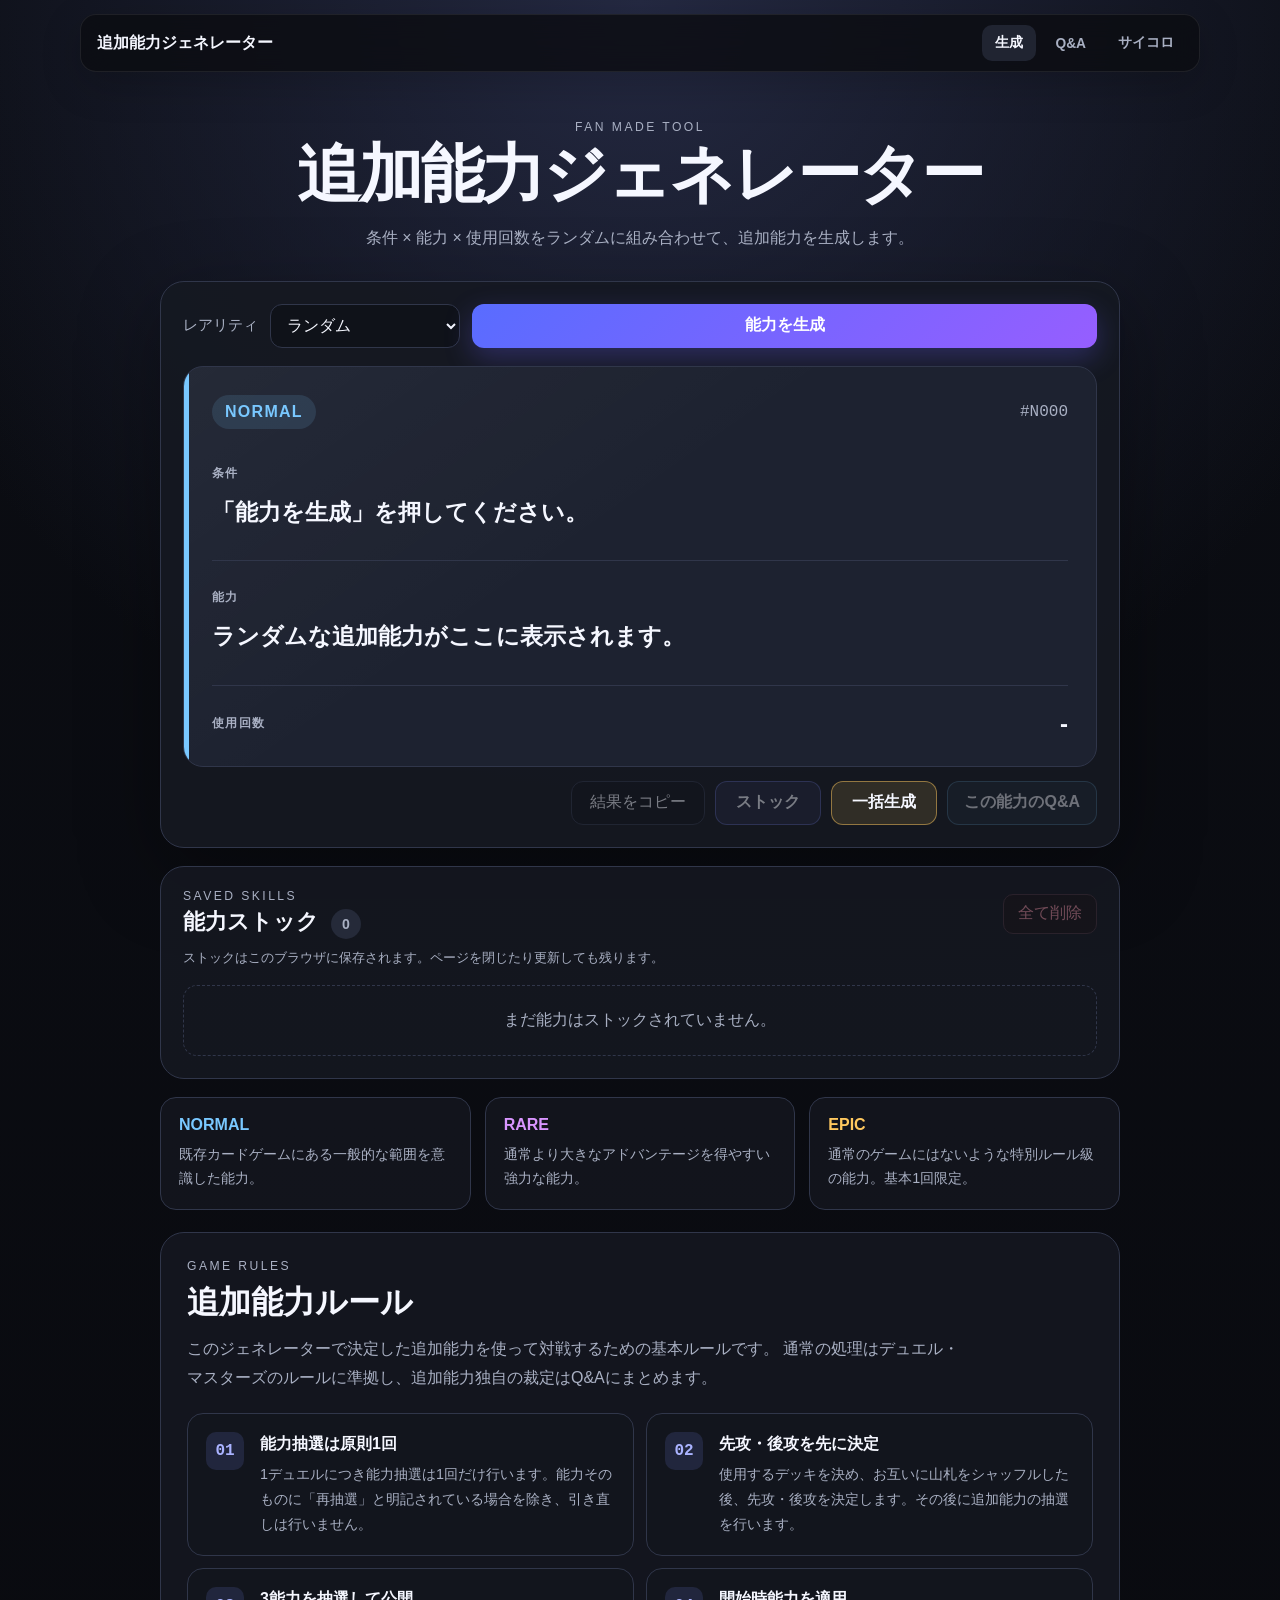
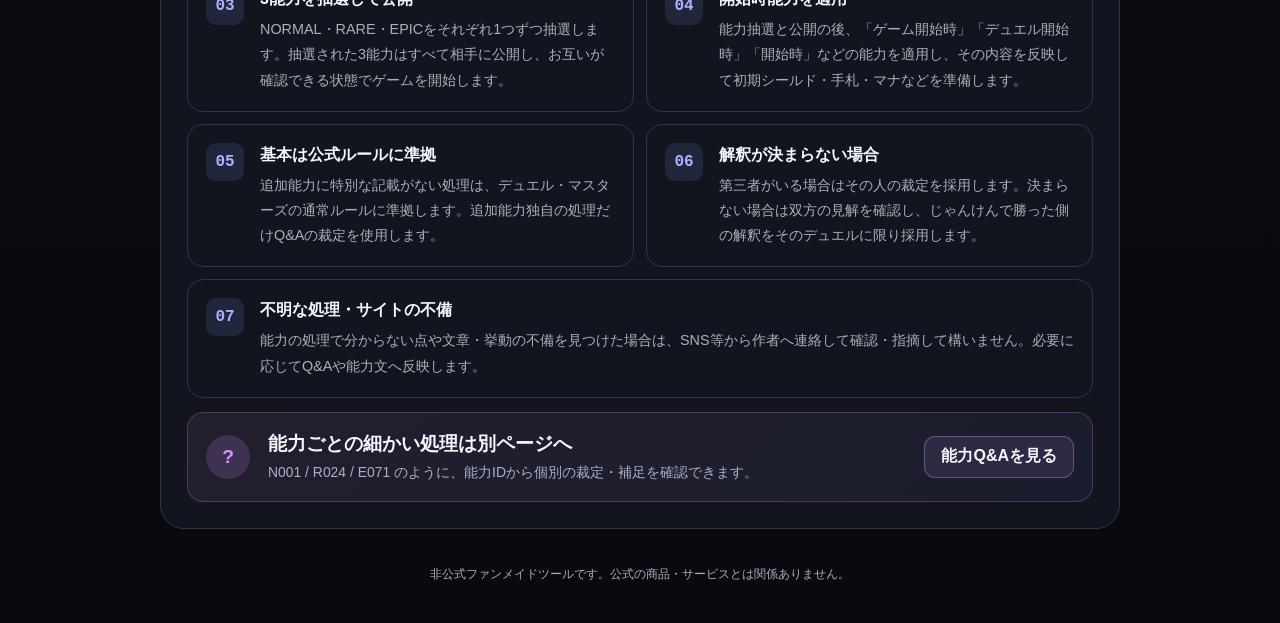
<file: index.html>
<!doctype html>
<html lang="ja">
<head>
  <meta charset="UTF-8" />
  <meta name="viewport" content="width=device-width, initial-scale=1.0" />
  <meta name="description" content="デュエル・マスターズ向けの非公式追加能力ジェネレーター" />
  <title>追加能力ジェネレーター</title>
  <link rel="stylesheet" href="./style.css?v=20260819_1518" />
</head>
<body>
  <nav class="site-nav">
    <a class="nav-brand" href="./index.html">追加能力ジェネレーター</a>
    <div class="nav-links">
      <a class="nav-link active" href="./index.html">生成</a>
      <a class="nav-link" href="./qa.html">Q&amp;A</a>
      <a class="nav-link" href="./random.html">サイコロ</a>
    </div>
  </nav>
  <main class="page-shell">
    <header class="hero">
      <p class="eyebrow">FAN MADE TOOL</p>
      <h1>追加能力ジェネレーター</h1>
      <p class="lead">
        条件 × 能力 × 使用回数をランダムに組み合わせて、追加能力を生成します。
      </p>
    </header>

    <section class="generator-panel" aria-labelledby="generator-title">
      <div class="control-row">
        <label for="rarity-select">レアリティ</label>
        <select id="rarity-select">
          <option value="random">ランダム</option>
          <option value="normal">NORMAL</option>
          <option value="rare">RARE</option>
          <option value="epic">EPIC</option>
        </select>

        <button id="generate-button" class="primary-button" type="button">
          能力を生成
        </button>
      </div>

      <article id="result-card" class="result-card rarity-normal" aria-live="polite">
        <div class="card-top">
          <span id="rarity-badge" class="rarity-badge">NORMAL</span>
          <span id="skill-id" class="skill-id">#N000</span>
        </div>

        <div class="result-block">
          <span class="result-label">条件</span>
          <p id="condition-text">「能力を生成」を押してください。</p>
        </div>

        <div class="divider"></div>

        <div class="result-block">
          <span class="result-label">能力</span>
          <p id="skill-text">ランダムな追加能力がここに表示されます。</p>
        </div>

        <div class="divider"></div>

        <div class="count-area">
          <span class="result-label">使用回数</span>
          <strong id="count-text">-</strong>
        </div>
      </article>

      <div class="secondary-actions">
        <button id="copy-button" class="secondary-button" type="button" disabled>
          結果をコピー
        </button>
        <button id="stock-button" class="stock-button" type="button" disabled>
          ストック
        </button>
        <button id="batch-generate-button" class="batch-button" type="button">
          一括生成
        </button>
        <a id="qa-current-button" class="qa-current-button disabled" href="./qa.html" aria-disabled="true">
          この能力のQ&amp;A
        </a>
      </div>
    </section>

    <section class="stock-section" aria-labelledby="stock-title">
      <div class="stock-header">
        <div>
          <p class="eyebrow stock-eyebrow">SAVED SKILLS</p>
          <h2 id="stock-title">能力ストック <span id="stock-count">0</span></h2>
        </div>
        <button id="clear-stock-button" class="danger-button" type="button">
          全て削除
        </button>
      </div>

      <p class="stock-note">
        ストックはこのブラウザに保存されます。ページを閉じたり更新しても残ります。
      </p>

      <div id="stock-list" class="stock-list">
        <p id="stock-empty" class="stock-empty">まだ能力はストックされていません。</p>
      </div>
    </section>

    <section class="info-grid">
      <div class="info-card">
        <h2>NORMAL</h2>
        <p>既存カードゲームにある一般的な範囲を意識した能力。</p>
      </div>
      <div class="info-card">
        <h2>RARE</h2>
        <p>通常より大きなアドバンテージを得やすい強力な能力。</p>
      </div>
      <div class="info-card">
        <h2>EPIC</h2>
        <p>通常のゲームにはないような特別ルール級の能力。基本1回限定。</p>
      </div>
    </section>


    <section class="rules-section" aria-labelledby="rules-title">
      <div class="section-heading">
        <p class="eyebrow">GAME RULES</p>
        <h2 id="rules-title">追加能力ルール</h2>
        <p class="section-lead">
          このジェネレーターで決定した追加能力を使って対戦するための基本ルールです。
          通常の処理はデュエル・マスターズのルールに準拠し、追加能力独自の裁定はQ&amp;Aにまとめます。
        </p>
      </div>

      <div class="rules-grid">
        <article class="rule-card">
          <span class="rule-number">01</span>
          <div>
            <h3>能力抽選は原則1回</h3>
            <p>1デュエルにつき能力抽選は1回だけ行います。能力そのものに「再抽選」と明記されている場合を除き、引き直しは行いません。</p>
          </div>
        </article>

        <article class="rule-card">
          <span class="rule-number">02</span>
          <div>
            <h3>先攻・後攻を先に決定</h3>
            <p>使用するデッキを決め、お互いに山札をシャッフルした後、先攻・後攻を決定します。その後に追加能力の抽選を行います。</p>
          </div>
        </article>

        <article class="rule-card">
          <span class="rule-number">03</span>
          <div>
            <h3>3能力を抽選して公開</h3>
            <p>NORMAL・RARE・EPICをそれぞれ1つずつ抽選します。抽選された3能力はすべて相手に公開し、お互いが確認できる状態でゲームを開始します。</p>
          </div>
        </article>

        <article class="rule-card">
          <span class="rule-number">04</span>
          <div>
            <h3>開始時能力を適用</h3>
            <p>能力抽選と公開の後、「ゲーム開始時」「デュエル開始時」「開始時」などの能力を適用し、その内容を反映して初期シールド・手札・マナなどを準備します。</p>
          </div>
        </article>

        <article class="rule-card">
          <span class="rule-number">05</span>
          <div>
            <h3>基本は公式ルールに準拠</h3>
            <p>追加能力に特別な記載がない処理は、デュエル・マスターズの通常ルールに準拠します。追加能力独自の処理だけQ&amp;Aの裁定を使用します。</p>
          </div>
        </article>

        <article class="rule-card">
          <span class="rule-number">06</span>
          <div>
            <h3>解釈が決まらない場合</h3>
            <p>第三者がいる場合はその人の裁定を採用します。決まらない場合は双方の見解を確認し、じゃんけんで勝った側の解釈をそのデュエルに限り採用します。</p>
          </div>
        </article>

        <article class="rule-card wide-rule">
          <span class="rule-number">07</span>
          <div>
            <h3>不明な処理・サイトの不備</h3>
            <p>能力の処理で分からない点や文章・挙動の不備を見つけた場合は、SNS等から作者へ連絡して確認・指摘して構いません。必要に応じてQ&amp;Aや能力文へ反映します。</p>
          </div>
        </article>
      </div>

      <div class="rules-note">
        <div class="rules-note-icon">?</div>
        <div>
          <h3>能力ごとの細かい処理は別ページへ</h3>
          <p>N001 / R024 / E071 のように、能力IDから個別の裁定・補足を確認できます。</p>
        </div>
        <a class="qa-link-button" href="./qa.html">能力Q&amp;Aを見る</a>
      </div>
    </section>


    <footer>
      <p>
        非公式ファンメイドツールです。公式の商品・サービスとは関係ありません。
      </p>
    </footer>
  </main>



  <!-- スキル発動カットイン -->
  <div
    id="skill-cutin"
    class="skill-cutin"
    hidden
    aria-hidden="true"
  >
    <div class="skill-cutin-backdrop"></div>

    <div class="skill-cutin-light skill-cutin-light-a"></div>
    <div class="skill-cutin-light skill-cutin-light-b"></div>
    <div class="skill-cutin-light skill-cutin-light-c"></div>

    <div class="skill-cutin-band">
      <div class="skill-cutin-band-inner"></div>
    </div>

    <div class="skill-cutin-content">
      <p id="skill-cutin-rarity" class="skill-cutin-rarity">
        EPIC SKILL
      </p>

      <h2 id="skill-cutin-title" class="skill-cutin-title">
        発動！
      </h2>

      <div id="skill-cutin-id" class="skill-cutin-id">
        #E001
      </div>

      <p id="skill-cutin-name" class="skill-cutin-name"></p>
    </div>
  </div>

  <div id="app-modal" class="app-modal" hidden>
    <div id="app-modal-backdrop" class="app-modal-backdrop"></div>

    <section
      id="app-modal-panel"
      class="app-modal-panel"
      role="dialog"
      aria-modal="true"
      aria-labelledby="app-modal-title"
      aria-describedby="app-modal-message"
    >
      <button
        id="app-modal-close"
        class="app-modal-close"
        type="button"
        aria-label="閉じる"
      >
        ×
      </button>

      <div class="app-modal-icon" aria-hidden="true">◆</div>

      <h2 id="app-modal-title" class="app-modal-title">確認</h2>

      <p id="app-modal-message" class="app-modal-message"></p>

      <textarea
        id="app-modal-textarea"
        class="app-modal-textarea"
        readonly
        hidden
      ></textarea>

      <div class="app-modal-actions">
        <button
          id="app-modal-cancel"
          class="app-modal-button modal-cancel-button"
          type="button"
        >
          キャンセル
        </button>

        <button
          id="app-modal-confirm"
          class="app-modal-button modal-confirm-button"
          type="button"
        >
          OK
        </button>
      </div>
    </section>
  </div>

  <script type="module" src="./main.js?v=20260819_1518"></script>
</body>
</html>
</file>
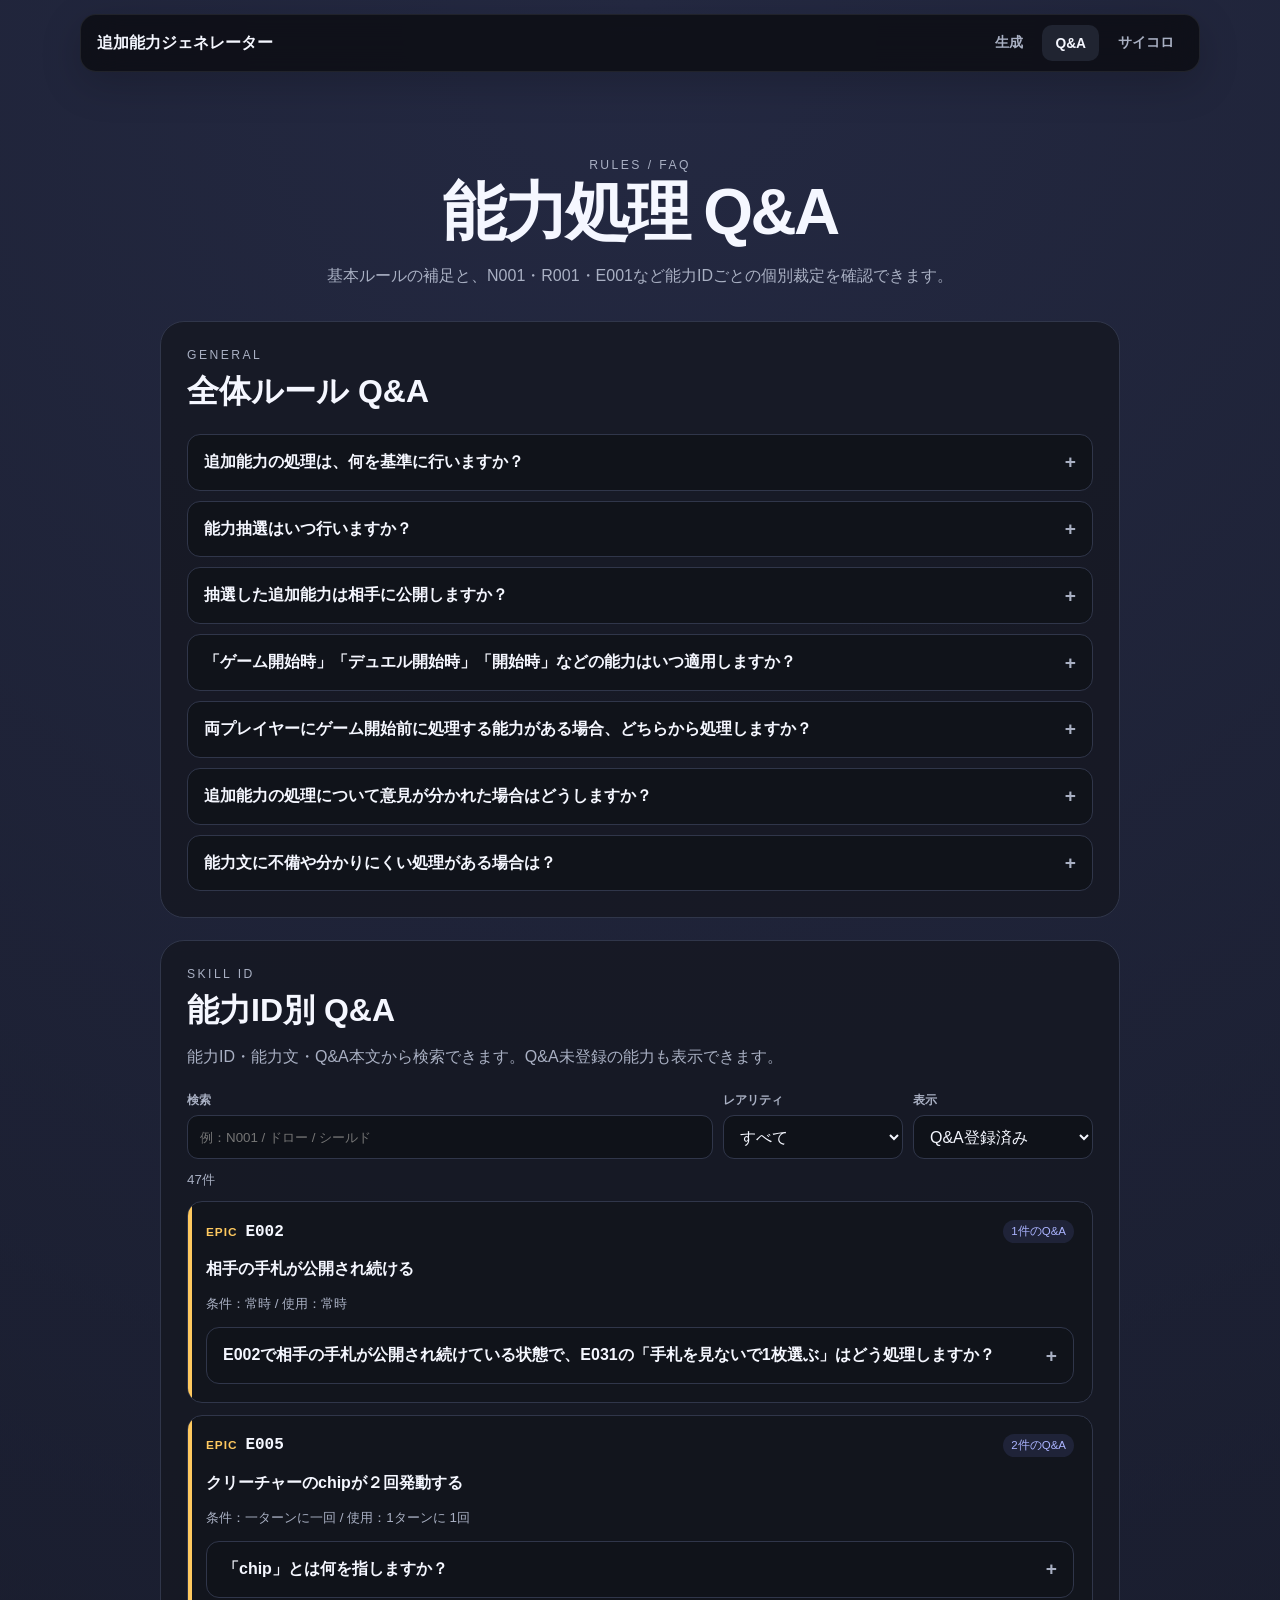
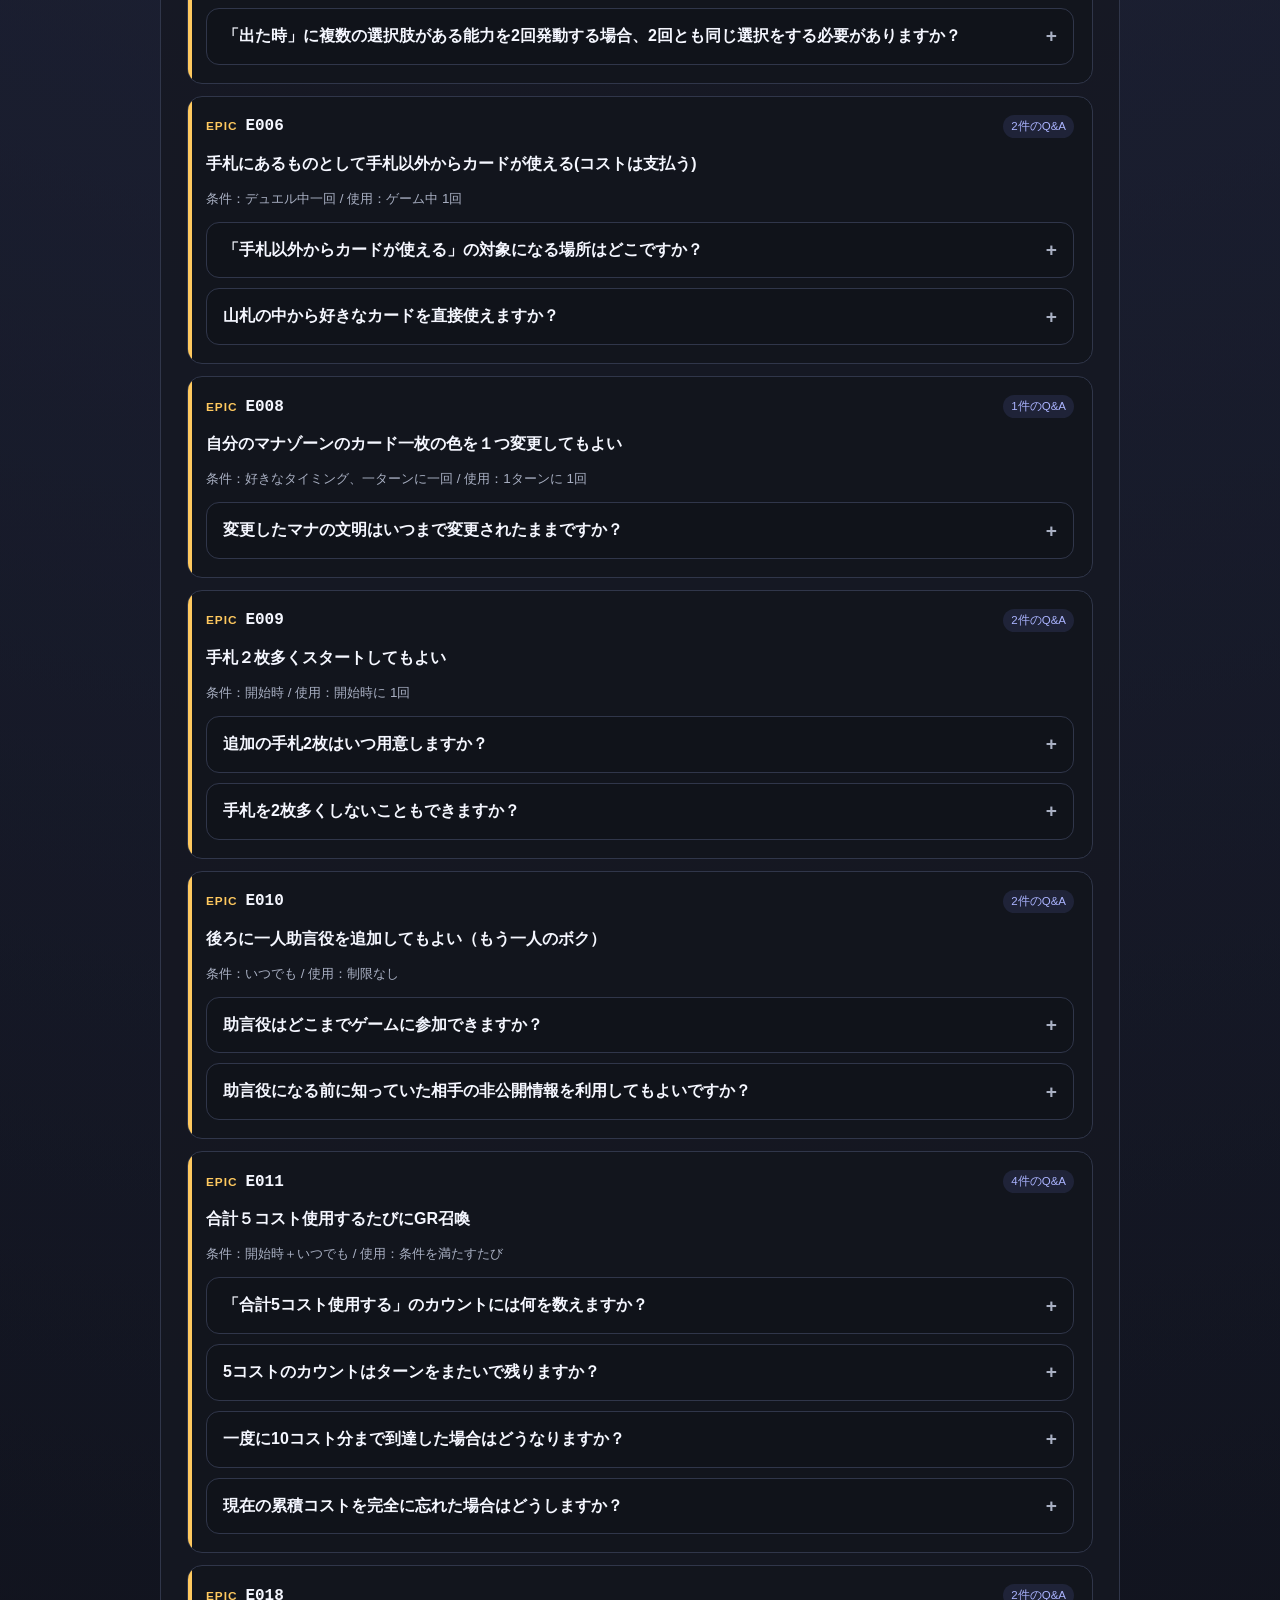
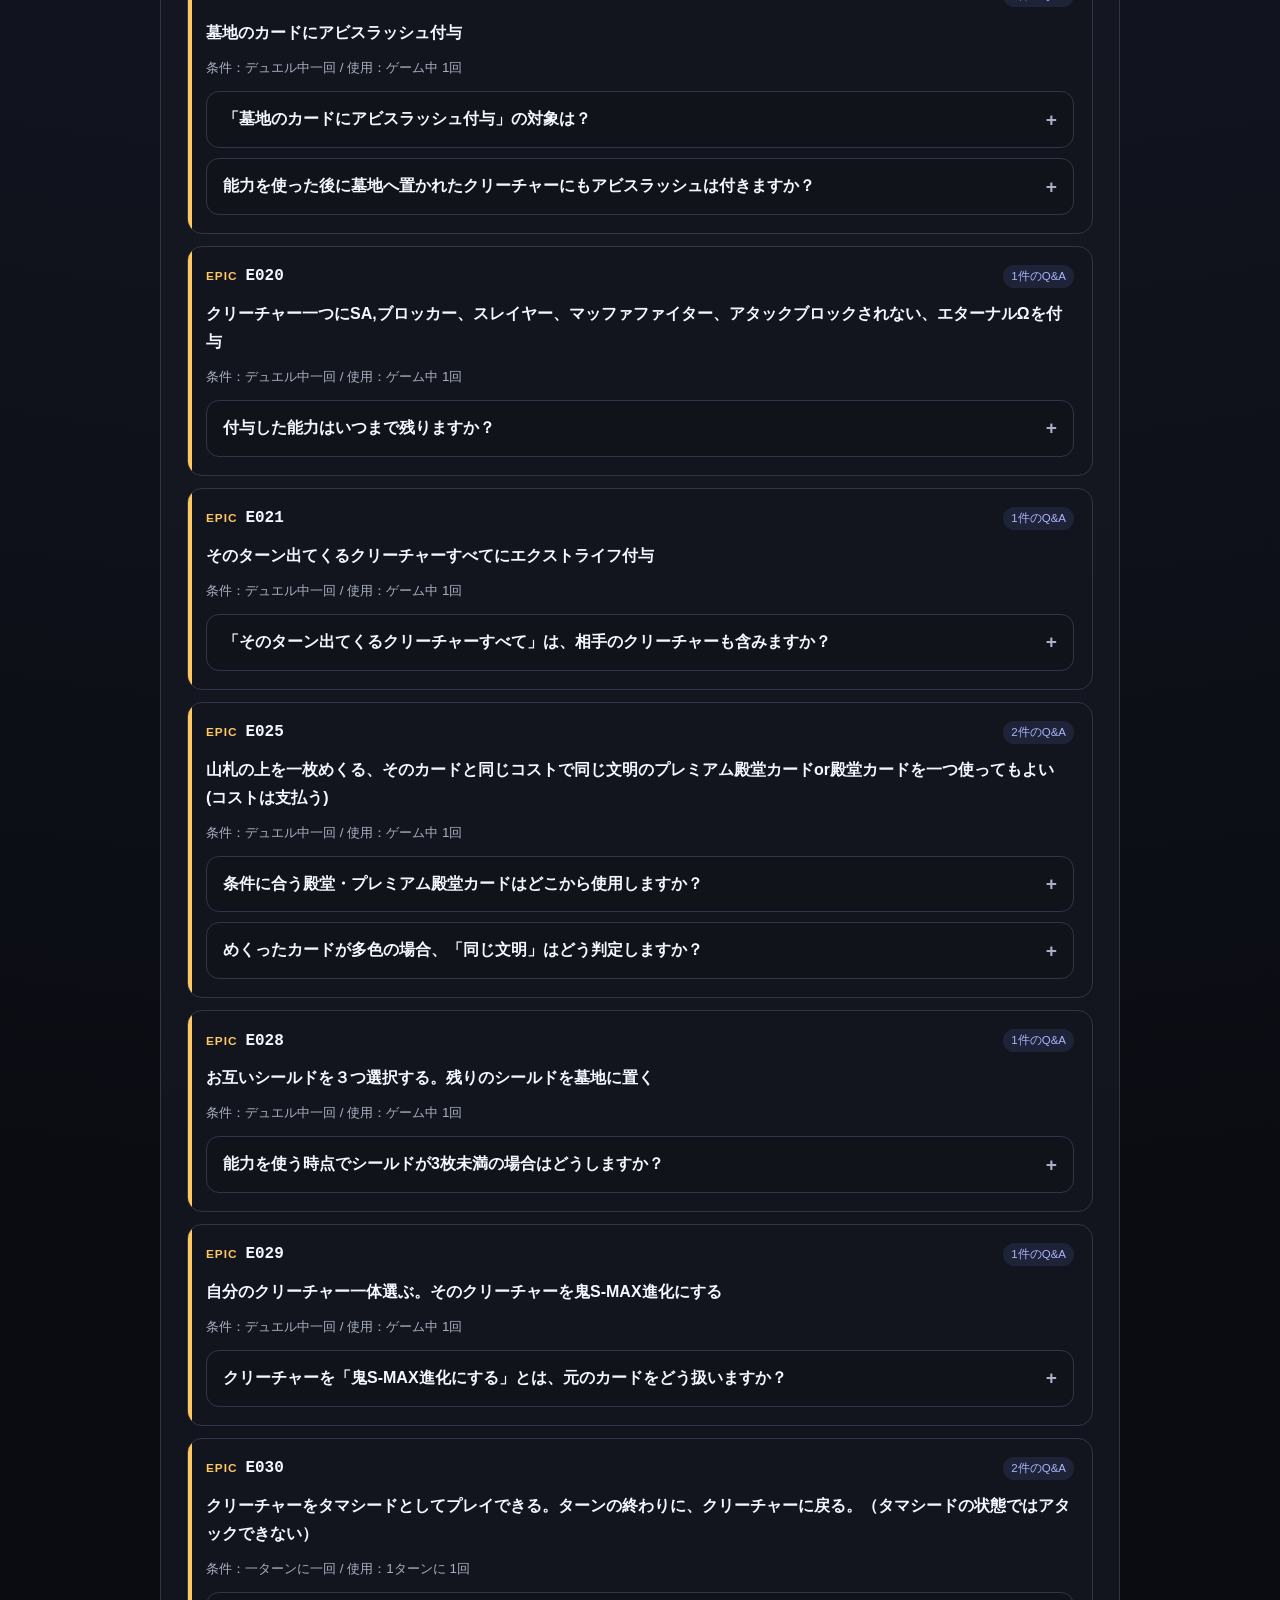
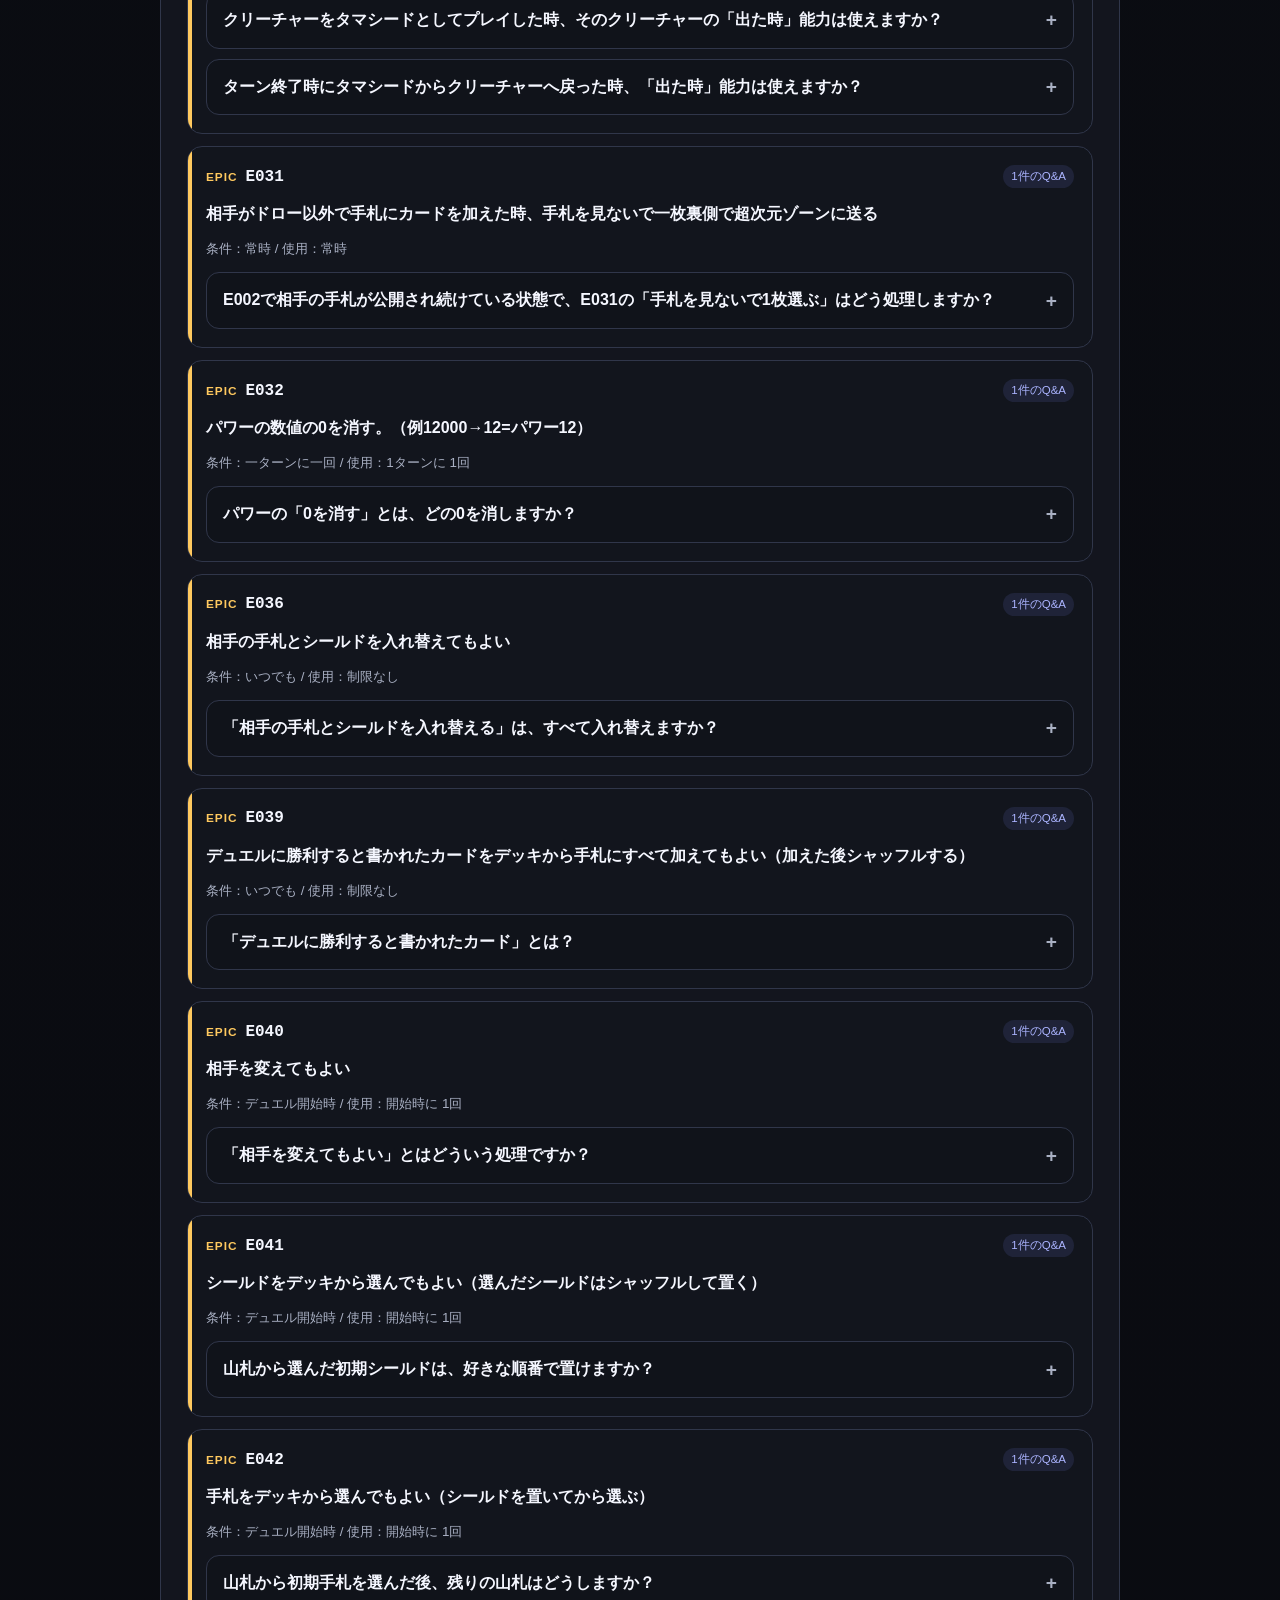
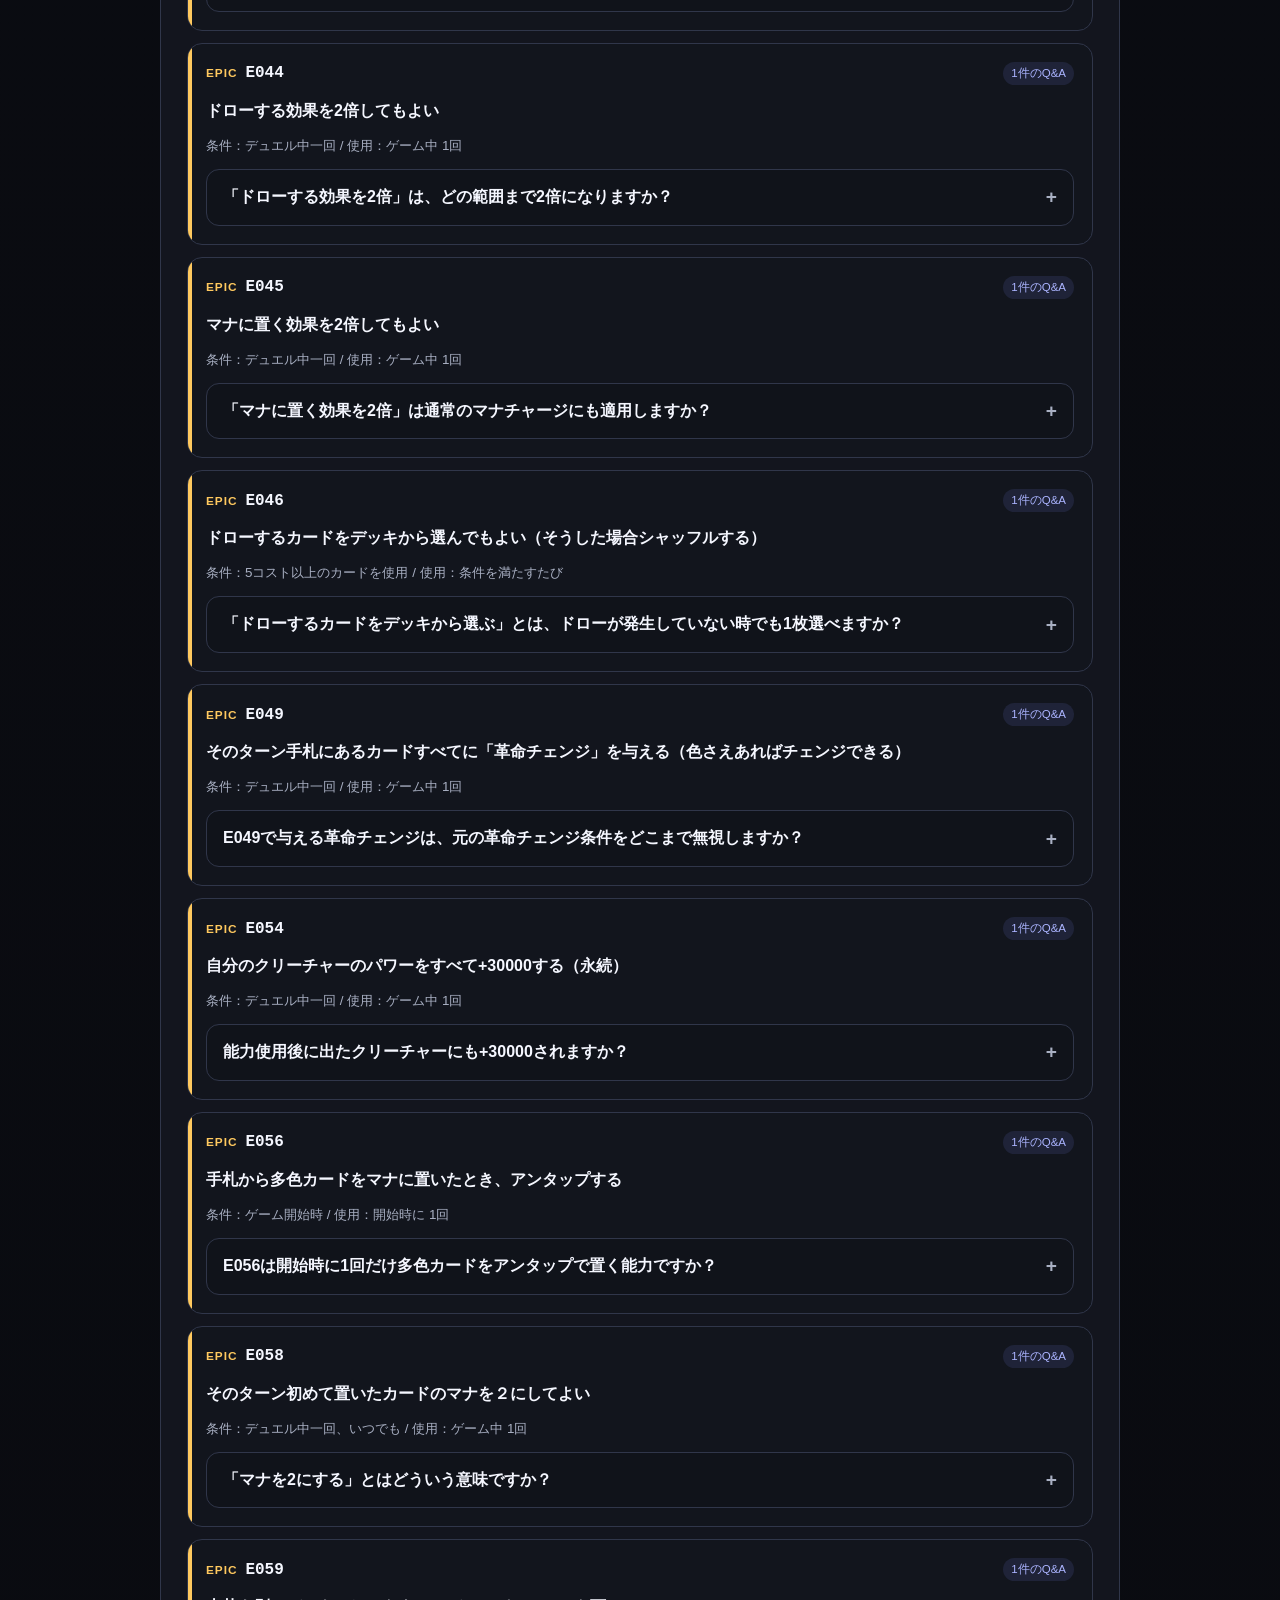
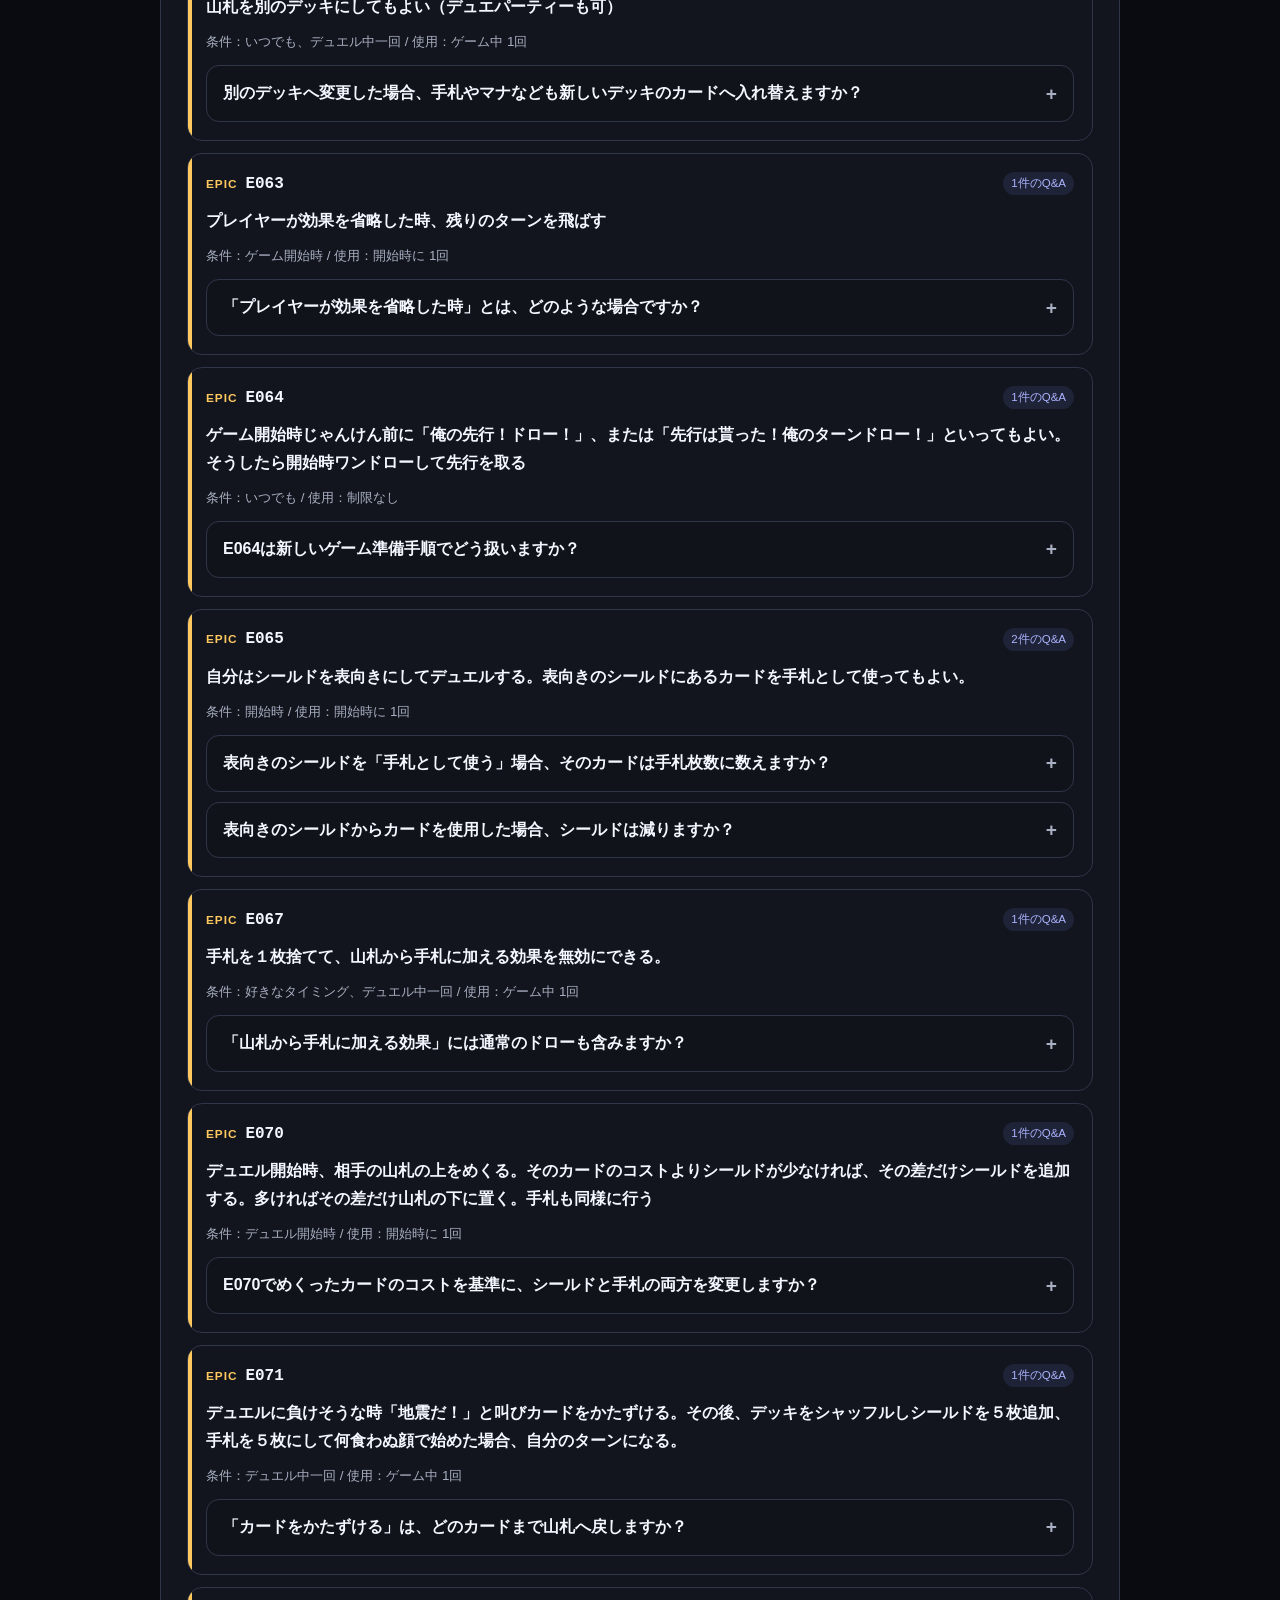
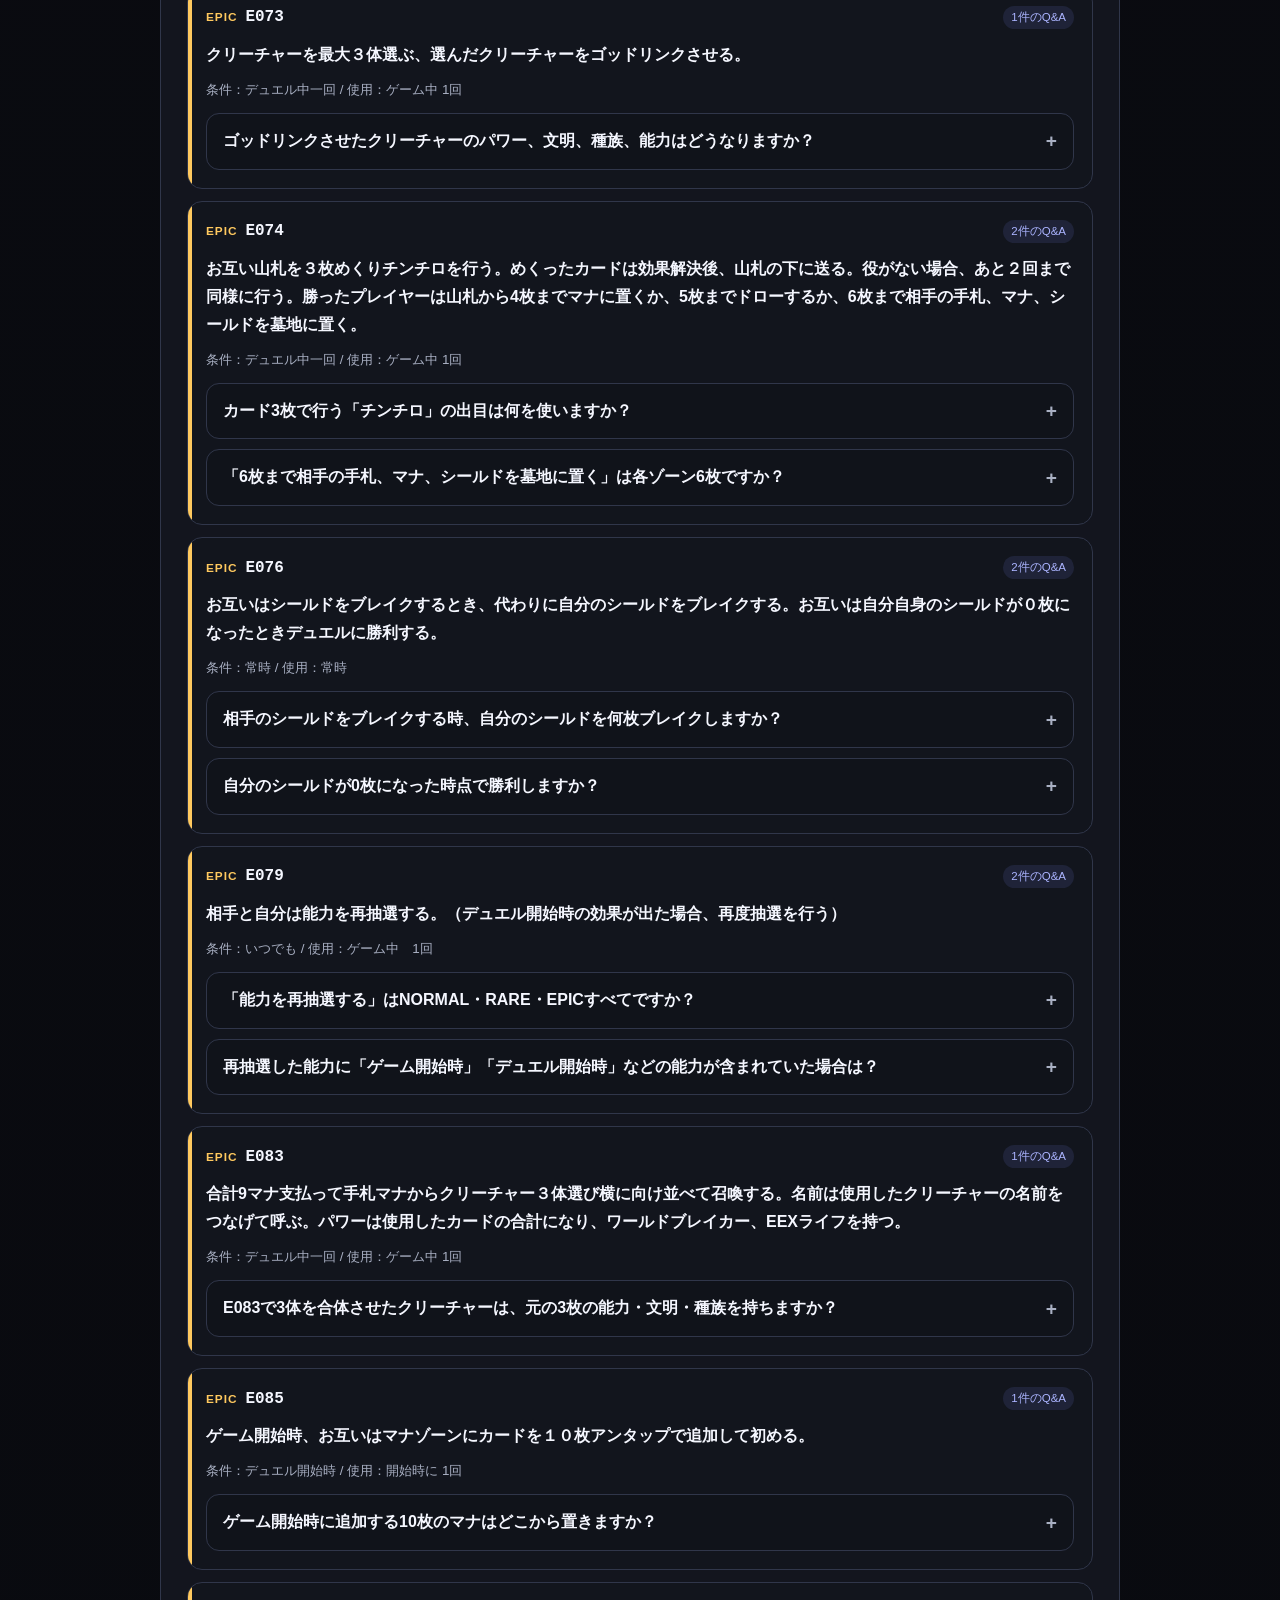
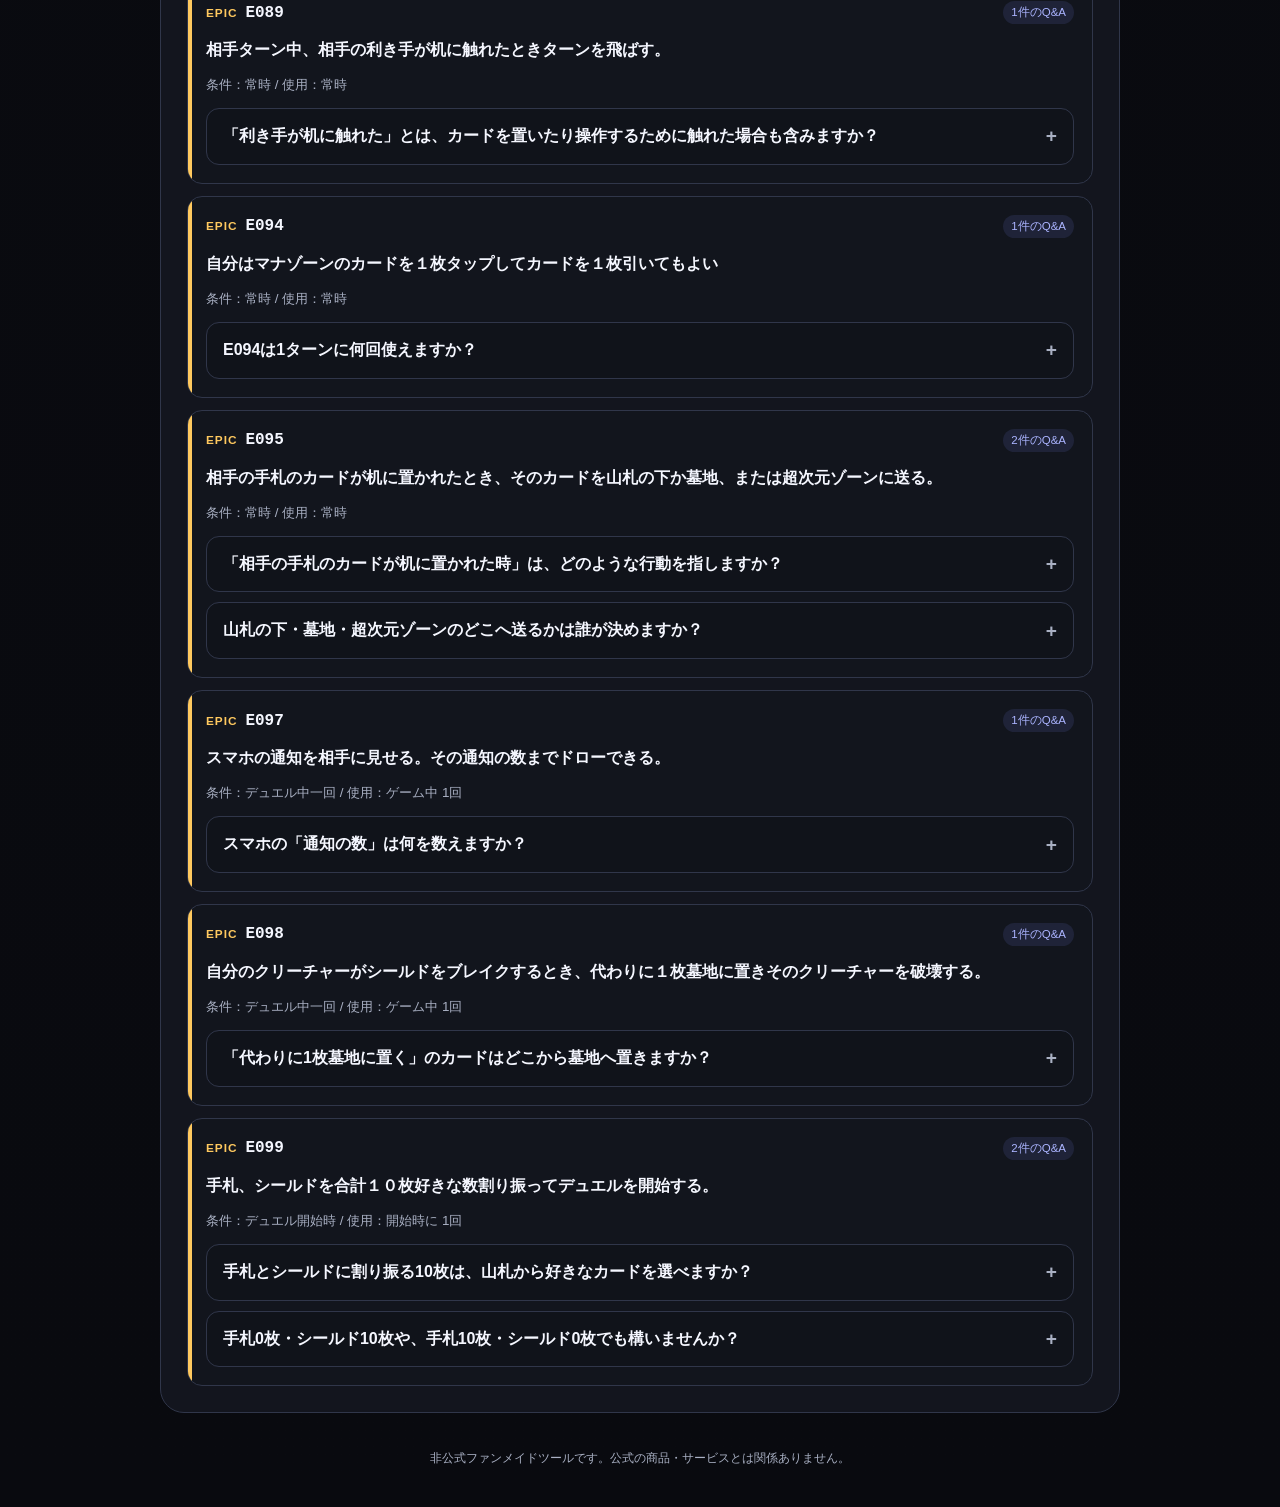
<file: qa.html>
<!doctype html>
<html lang="ja">
<head>
  <meta charset="UTF-8" />
  <meta name="viewport" content="width=device-width, initial-scale=1.0" />
  <meta name="description" content="追加能力ジェネレーター 能力処理Q&A" />
  <title>能力Q&A | 追加能力ジェネレーター</title>
  <link rel="stylesheet" href="./style.css?v=20260819_1535" />
</head>
<body>
  <nav class="site-nav">
    <a class="nav-brand" href="./index.html">追加能力ジェネレーター</a>
    <div class="nav-links">
      <a class="nav-link" href="./index.html">生成</a>
      <a class="nav-link active" href="./qa.html">Q&amp;A</a>
      <a class="nav-link" href="./random.html">サイコロ</a>
    </div>
  </nav>

  <main class="page-shell qa-page">
    <header class="qa-hero">
      <p class="eyebrow">RULES / FAQ</p>
      <h1>能力処理 Q&amp;A</h1>
      <p class="lead">基本ルールの補足と、N001・R001・E001など能力IDごとの個別裁定を確認できます。</p>
    </header>

    <section class="qa-section">
      <div class="section-heading">
        <p class="eyebrow">GENERAL</p>
        <h2>全体ルール Q&amp;A</h2>
      </div>
      <div id="general-qa-list" class="qa-list"></div>
    </section>

    <section class="qa-section">
      <div class="section-heading">
        <p class="eyebrow">SKILL ID</p>
        <h2>能力ID別 Q&amp;A</h2>
        <p class="section-lead">能力ID・能力文・Q&amp;A本文から検索できます。Q&amp;A未登録の能力も表示できます。</p>
      </div>

      <div class="qa-toolbar">
        <label class="search-box">
          <span>検索</span>
          <input id="qa-search" type="search" placeholder="例：N001 / ドロー / シールド" />
        </label>
        <label class="filter-box">
          <span>レアリティ</span>
          <select id="qa-rarity-filter">
            <option value="all">すべて</option>
            <option value="normal">NORMAL</option>
            <option value="rare">RARE</option>
            <option value="epic">EPIC</option>
          </select>
        </label>
        <label class="filter-box">
          <span>表示</span>
          <select id="qa-status-filter">
            <option value="registered">Q&amp;A登録済み</option>
            <option value="all">すべての能力</option>
            <option value="unregistered">未登録のみ</option>
          </select>
        </label>
      </div>

      <div class="qa-count-row"><span id="qa-result-count">0件</span></div>
      <div id="skill-qa-list" class="skill-qa-list"></div>
    </section>

    <footer><p>非公式ファンメイドツールです。公式の商品・サービスとは関係ありません。</p></footer>
  </main>

  <script type="module" src="./qa.js?v=20260819_1120"></script>
</body>
</html>
</file>
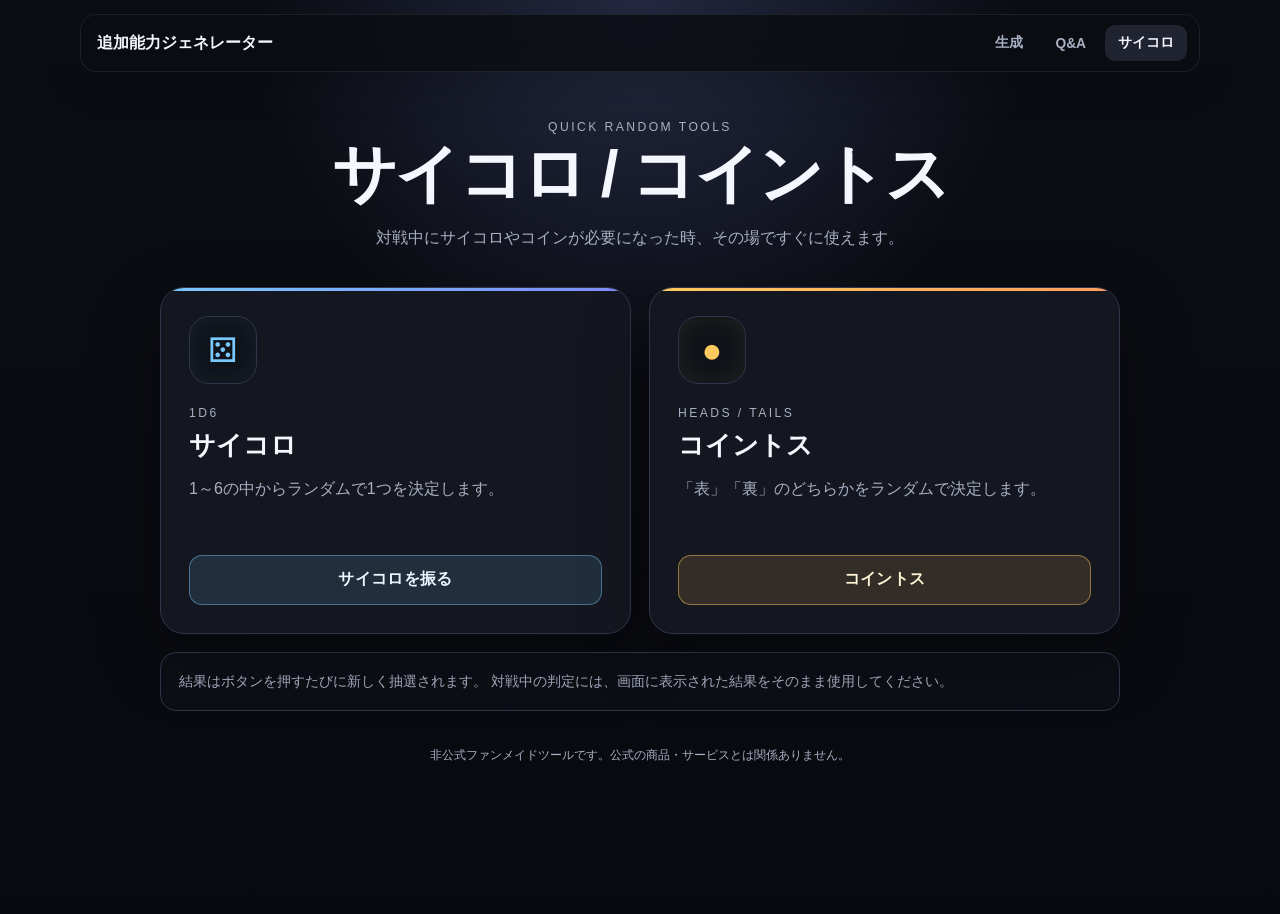
<file: random.html>
<!doctype html>
<html lang="ja">
<head>
  <meta charset="UTF-8" />
  <meta name="viewport" content="width=device-width, initial-scale=1.0" />
  <meta name="description" content="追加能力ジェネレーター用 サイコロ・コイントス" />
  <title>サイコロ / コイントス | 追加能力ジェネレーター</title>
  <link rel="stylesheet" href="./style.css?v=20260819_1535" />
</head>
<body>
  <nav class="site-nav">
    <a class="nav-brand" href="./index.html">追加能力ジェネレーター</a>
    <div class="nav-links">
      <a class="nav-link" href="./index.html">生成</a>
      <a class="nav-link" href="./qa.html">Q&amp;A</a>
      <a class="nav-link active" href="./random.html">サイコロ</a>
    </div>
  </nav>

  <main class="page-shell random-page">
    <header class="hero random-hero">
      <p class="eyebrow">QUICK RANDOM TOOLS</p>
      <h1>サイコロ / コイントス</h1>
      <p class="lead">
        対戦中にサイコロやコインが必要になった時、その場ですぐに使えます。
      </p>
    </header>

    <section class="random-tools-grid" aria-label="ランダムツール">
      <article class="random-tool-card dice-tool-card">
        <div class="random-tool-symbol" aria-hidden="true">⚄</div>
        <p class="eyebrow">1D6</p>
        <h2>サイコロ</h2>
        <p>
          1～6の中からランダムで1つを決定します。
        </p>
        <button id="dice-button" class="random-tool-button dice-button" type="button">
          サイコロを振る
        </button>
      </article>

      <article class="random-tool-card coin-tool-card">
        <div class="random-tool-symbol" aria-hidden="true">●</div>
        <p class="eyebrow">HEADS / TAILS</p>
        <h2>コイントス</h2>
        <p>
          「表」「裏」のどちらかをランダムで決定します。
        </p>
        <button id="coin-button" class="random-tool-button coin-button" type="button">
          コイントス
        </button>
      </article>
    </section>

    <section class="random-help">
      <p>
        結果はボタンを押すたびに新しく抽選されます。
        対戦中の判定には、画面に表示された結果をそのまま使用してください。
      </p>
    </section>

    <footer>
      <p>非公式ファンメイドツールです。公式の商品・サービスとは関係ありません。</p>
    </footer>
  </main>

  <div id="random-modal" class="app-modal" hidden>
    <div id="random-modal-backdrop" class="app-modal-backdrop"></div>

    <section
      id="random-modal-panel"
      class="app-modal-panel random-result-modal"
      role="dialog"
      aria-modal="true"
      aria-labelledby="random-modal-title"
    >
      <button
        id="random-modal-close"
        class="app-modal-close"
        type="button"
        aria-label="閉じる"
      >
        ×
      </button>

      <div id="random-modal-icon" class="app-modal-icon random-result-icon" aria-hidden="true">◆</div>

      <p id="random-modal-label" class="eyebrow random-result-label">RESULT</p>
      <h2 id="random-modal-title" class="app-modal-title">結果</h2>

      <div id="random-modal-result" class="random-result-value" aria-live="polite">-</div>
      <p id="random-modal-subtext" class="random-result-subtext"></p>

      <div class="app-modal-actions">
        <button
          id="random-modal-again"
          class="app-modal-button modal-confirm-button"
          type="button"
        >
          もう一度
        </button>
        <button
          id="random-modal-ok"
          class="app-modal-button random-close-button"
          type="button"
        >
          閉じる
        </button>
      </div>
    </section>
  </div>

  <script type="module" src="./random.js?v=20260819_1535"></script>
</body>
</html>
</file>
<file: style.css>
:root {
  color-scheme: dark;
  --bg: #0c0d12;
  --panel: #151821;
  --panel-2: #1d2230;
  --text: #f5f7ff;
  --muted: #a9b0c3;
  --line: #30364a;
  --normal: #79c8ff;
  --rare: #d995ff;
  --epic: #ffc95f;
  --accent: #7e8cff;
}

* {
  box-sizing: border-box;
}

body {
  margin: 0;
  min-height: 100vh;
  font-family:
    Inter, "Noto Sans JP", "Yu Gothic UI", "Yu Gothic", Meiryo, sans-serif;
  background:
    radial-gradient(circle at top, #242942 0%, transparent 35%),
    linear-gradient(180deg, #0b0d13 0%, #090a0f 100%);
  color: var(--text);
}

button,
select {
  font: inherit;
}

button {
  cursor: pointer;
}

.page-shell {
  width: min(960px, calc(100% - 32px));
  margin: 0 auto;
  padding: 48px 0 28px;
}

.hero {
  text-align: center;
  margin-bottom: 28px;
}

.eyebrow {
  margin: 0 0 8px;
  letter-spacing: 0.2em;
  font-size: 0.76rem;
  color: var(--muted);
}

h1 {
  margin: 0;
  font-size: clamp(2rem, 6vw, 4rem);
  line-height: 1;
  letter-spacing: -0.04em;
}

.lead {
  max-width: 650px;
  margin: 18px auto 0;
  line-height: 1.8;
  color: var(--muted);
}

.generator-panel {
  padding: 22px;
  border: 1px solid var(--line);
  border-radius: 24px;
  background: rgba(21, 24, 33, 0.92);
  box-shadow: 0 24px 80px rgba(0, 0, 0, 0.35);
}

.control-row {
  display: grid;
  grid-template-columns: auto minmax(120px, 190px) 1fr;
  gap: 12px;
  align-items: center;
  margin-bottom: 18px;
}

.control-row label {
  color: var(--muted);
  font-size: 0.92rem;
}

select,
.primary-button,
.secondary-button {
  min-height: 44px;
  border-radius: 12px;
  border: 1px solid var(--line);
}

select {
  padding: 0 12px;
  background: #0f1219;
  color: var(--text);
}

.primary-button {
  border: 0;
  padding: 0 24px;
  font-weight: 800;
  color: white;
  background: linear-gradient(135deg, #596cff, #965eff);
  box-shadow: 0 10px 28px rgba(109, 96, 255, 0.28);
}

.primary-button:hover {
  filter: brightness(1.08);
}

.result-card {
  position: relative;
  overflow: hidden;
  min-height: 390px;
  padding: 28px;
  border-radius: 20px;
  border: 1px solid var(--line);
  background:
    linear-gradient(145deg, rgba(255, 255, 255, 0.035), transparent 45%),
    var(--panel-2);
}

.result-card::before {
  content: "";
  position: absolute;
  inset: 0 auto 0 0;
  width: 5px;
  background: var(--normal);
}

.result-card.rarity-rare::before {
  background: var(--rare);
}

.result-card.rarity-epic::before {
  background: var(--epic);
}

.result-card.rarity-epic {
  box-shadow:
    inset 0 0 45px rgba(255, 201, 95, 0.06),
    0 0 40px rgba(255, 201, 95, 0.05);
}

.card-top,
.count-area {
  display: flex;
  align-items: center;
  justify-content: space-between;
  gap: 16px;
}

.card-top {
  margin-bottom: 32px;
}

.rarity-badge {
  display: inline-flex;
  align-items: center;
  min-height: 34px;
  padding: 0 13px;
  border-radius: 999px;
  background: rgba(121, 200, 255, 0.13);
  color: var(--normal);
  font-weight: 900;
  letter-spacing: 0.08em;
}

.rarity-rare .rarity-badge {
  background: rgba(217, 149, 255, 0.13);
  color: var(--rare);
}

.rarity-epic .rarity-badge {
  background: rgba(255, 201, 95, 0.14);
  color: var(--epic);
}

.skill-id {
  color: var(--muted);
  font-family: ui-monospace, SFMono-Regular, Menlo, Consolas, monospace;
}

.result-block {
  padding: 4px 0;
}

.result-label {
  display: block;
  margin-bottom: 10px;
  color: var(--muted);
  font-size: 0.78rem;
  font-weight: 800;
  letter-spacing: 0.12em;
}

.result-block p {
  margin: 0;
  font-size: clamp(1.1rem, 3vw, 1.45rem);
  line-height: 1.75;
  font-weight: 700;
}

.divider {
  height: 1px;
  margin: 24px 0;
  background: var(--line);
}

.count-area .result-label {
  margin: 0;
}

#count-text {
  font-size: clamp(1.15rem, 3vw, 1.5rem);
}

.secondary-actions {
  display: flex;
  justify-content: flex-end;
  margin-top: 14px;
}

.secondary-button {
  padding: 0 18px;
  background: #11141c;
  color: var(--text);
}

.secondary-button:disabled {
  opacity: 0.45;
  cursor: default;
}

.info-grid {
  display: grid;
  grid-template-columns: repeat(3, 1fr);
  gap: 14px;
  margin-top: 18px;
}

.info-card {
  padding: 18px;
  border: 1px solid var(--line);
  border-radius: 16px;
  background: rgba(21, 24, 33, 0.72);
}

.info-card h2 {
  margin: 0 0 8px;
  font-size: 1rem;
}

.info-card:nth-child(1) h2 {
  color: var(--normal);
}

.info-card:nth-child(2) h2 {
  color: var(--rare);
}

.info-card:nth-child(3) h2 {
  color: var(--epic);
}

.info-card p,
footer {
  color: var(--muted);
}

.info-card p {
  margin: 0;
  line-height: 1.7;
  font-size: 0.9rem;
}

footer {
  padding-top: 24px;
  text-align: center;
  font-size: 0.78rem;
}

@media (max-width: 700px) {
  .page-shell {
    width: min(100% - 20px, 960px);
    padding-top: 28px;
  }

  .generator-panel {
    padding: 14px;
    border-radius: 18px;
  }

  .control-row {
    grid-template-columns: 1fr;
  }

  .control-row label {
    margin-bottom: -4px;
  }

  .result-card {
    min-height: 360px;
    padding: 22px 20px;
  }

  .info-grid {
    grid-template-columns: 1fr;
  }
}


/* ===== Ability Stock ===== */

.secondary-actions {
  gap: 10px;
}

.stock-button {
  min-height: 44px;
  padding: 0 20px;
  border: 1px solid rgba(126, 140, 255, 0.45);
  border-radius: 12px;
  background: rgba(126, 140, 255, 0.13);
  color: var(--text);
  font-weight: 800;
}

.stock-button:hover:not(:disabled) {
  background: rgba(126, 140, 255, 0.22);
}

.stock-button:disabled {
  opacity: 0.45;
  cursor: default;
}

.stock-section {
  margin-top: 18px;
  padding: 22px;
  border: 1px solid var(--line);
  border-radius: 24px;
  background: rgba(21, 24, 33, 0.86);
}

.stock-header {
  display: flex;
  align-items: center;
  justify-content: space-between;
  gap: 16px;
}

.stock-header h2 {
  margin: 0;
  font-size: 1.35rem;
}

.stock-header h2 span {
  display: inline-flex;
  align-items: center;
  justify-content: center;
  min-width: 30px;
  min-height: 30px;
  margin-left: 6px;
  padding: 0 8px;
  border-radius: 999px;
  background: #252a39;
  color: var(--muted);
  font-size: 0.88rem;
}

.stock-eyebrow {
  margin-bottom: 4px;
}

.stock-note {
  margin: 10px 0 18px;
  color: var(--muted);
  font-size: 0.82rem;
}

.danger-button {
  min-height: 40px;
  padding: 0 14px;
  border: 1px solid #4d3540;
  border-radius: 10px;
  background: #1a1216;
  color: #ff9aad;
}

.danger-button:disabled {
  opacity: 0.4;
  cursor: default;
}

.stock-list {
  display: grid;
  gap: 12px;
}

.stock-empty {
  margin: 0;
  padding: 24px 12px;
  border: 1px dashed var(--line);
  border-radius: 14px;
  text-align: center;
  color: var(--muted);
}

.stock-item {
  position: relative;
  overflow: hidden;
  display: grid;
  grid-template-columns: 52px 1fr auto;
  gap: 14px;
  align-items: start;
  padding: 16px;
  border: 1px solid var(--line);
  border-radius: 14px;
  background: #12151d;
}

.stock-item::before {
  content: "";
  position: absolute;
  inset: 0 auto 0 0;
  width: 4px;
  background: var(--normal);
}

.stock-item.rarity-rare::before {
  background: var(--rare);
}

.stock-item.rarity-epic::before {
  background: var(--epic);
}

.stock-number {
  color: var(--muted);
  font-family: ui-monospace, SFMono-Regular, Menlo, Consolas, monospace;
  font-weight: 800;
}

.stock-content {
  min-width: 0;
}

.stock-meta {
  display: flex;
  flex-wrap: wrap;
  gap: 7px;
  align-items: center;
  margin-bottom: 8px;
}

.stock-rarity {
  font-size: 0.75rem;
  font-weight: 900;
  letter-spacing: 0.08em;
}

.stock-item.rarity-normal .stock-rarity {
  color: var(--normal);
}

.stock-item.rarity-rare .stock-rarity {
  color: var(--rare);
}

.stock-item.rarity-epic .stock-rarity {
  color: var(--epic);
}

.stock-skill-id,
.stock-count-text {
  color: var(--muted);
  font-size: 0.76rem;
}

.stock-condition,
.stock-skill {
  margin: 0;
  line-height: 1.65;
}

.stock-condition {
  margin-bottom: 5px;
  color: #cdd2df;
  font-size: 0.88rem;
}

.stock-skill {
  font-weight: 700;
}

.stock-delete {
  min-height: 34px;
  padding: 0 10px;
  border: 1px solid var(--line);
  border-radius: 9px;
  background: #171a23;
  color: var(--muted);
}

.stock-delete:hover {
  color: #ff9aad;
  border-color: #60404a;
}

@media (max-width: 700px) {
  .secondary-actions {
    display: grid;
    grid-template-columns: 1fr 1fr;
  }

  .secondary-button,
  .stock-button {
    width: 100%;
  }

  .stock-section {
    padding: 16px 14px;
    border-radius: 18px;
  }

  .stock-header {
    align-items: flex-start;
  }

  .stock-item {
    grid-template-columns: 34px 1fr;
  }

  .stock-delete {
    grid-column: 2;
    justify-self: start;
  }
}


/* ===== Usage Counter ===== */

.stock-usage-area {
  display: flex;
  flex-wrap: wrap;
  align-items: center;
  gap: 10px;
  margin-top: 12px;
}

.stock-usage-text {
  display: inline-flex;
  align-items: center;
  min-height: 34px;
  padding: 0 11px;
  border-radius: 9px;
  background: #202532;
  font-size: 0.86rem;
}

.stock-use {
  min-height: 36px;
  padding: 0 14px;
  border: 1px solid rgba(126, 140, 255, 0.48);
  border-radius: 9px;
  background: rgba(126, 140, 255, 0.15);
  color: var(--text);
  font-weight: 800;
}

.stock-use:hover:not(:disabled) {
  background: rgba(126, 140, 255, 0.26);
}

.stock-use:disabled {
  border-color: var(--line);
  background: #161922;
  color: #747b8e;
  cursor: default;
}

.stock-item.usage-complete {
  opacity: 0.72;
}

.stock-item.usage-complete .stock-usage-text {
  background: #1a1c24;
  color: #8b92a3;
}


/* ===== Batch Generate ===== */

.batch-button {
  min-height: 44px;
  padding: 0 20px;
  border: 1px solid rgba(255, 201, 95, 0.48);
  border-radius: 12px;
  background: rgba(255, 201, 95, 0.12);
  color: var(--text);
  font-weight: 800;
}

.batch-button:hover {
  background: rgba(255, 201, 95, 0.22);
}

@media (max-width: 700px) {
  .secondary-actions {
    grid-template-columns: 1fr 1fr 1fr;
  }

  .batch-button {
    width: 100%;
  }
}


/* ===== Navigation / Rules / Q&A ===== */
.site-nav {
  position: sticky;
  top: 0;
  z-index: 50;
  display: flex;
  align-items: center;
  justify-content: space-between;
  gap: 18px;
  width: min(1120px, calc(100% - 32px));
  margin: 14px auto 0;
  padding: 10px 12px 10px 16px;
  border: 1px solid rgba(255,255,255,.08);
  border-radius: 16px;
  background: rgba(12,13,18,.82);
  backdrop-filter: blur(18px);
  box-shadow: 0 12px 40px rgba(0,0,0,.18);
}
.nav-brand { color: var(--text); text-decoration: none; font-weight: 900; }
.nav-links { display: flex; gap: 6px; }
.nav-link {
  display: inline-flex; align-items: center; min-height: 36px; padding: 0 13px;
  border-radius: 10px; color: var(--muted); text-decoration: none; font-size: .86rem; font-weight: 800;
}
.nav-link:hover, .nav-link.active { background: #202431; color: var(--text); }

.rules-section, .qa-section {
  margin-top: 22px; padding: 26px; border: 1px solid var(--line); border-radius: 24px;
  background: rgba(21,24,33,.82);
}
.section-heading { margin-bottom: 20px; }
.section-heading h2 { margin: 0; font-size: clamp(1.45rem,4vw,2rem); }
.section-lead { max-width: 780px; margin: 10px 0 0; color: var(--muted); line-height: 1.8; }
.rules-grid { display: grid; grid-template-columns: repeat(2,1fr); gap: 12px; }
.rule-card {
  display: grid; grid-template-columns: 42px 1fr; gap: 12px; padding: 18px;
  border: 1px solid var(--line); border-radius: 16px; background: #12151d;
}
.rule-card.wide-rule { grid-column: 1 / -1; }
.rule-number {
  display: inline-flex; align-items: center; justify-content: center; width: 38px; height: 38px;
  border-radius: 10px; background: rgba(126,140,255,.14); color: #aab3ff; font-weight: 900;
  font-family: ui-monospace,SFMono-Regular,Menlo,Consolas,monospace;
}
.rule-card h3 { margin: 2px 0 7px; font-size: 1rem; }
.rule-card p { margin: 0; color: var(--muted); line-height: 1.75; font-size: .9rem; }
.rules-note {
  display: grid; grid-template-columns: 48px 1fr auto; gap: 14px; align-items: center; margin-top: 14px; padding: 18px;
  border: 1px solid rgba(217,149,255,.24); border-radius: 16px;
  background: linear-gradient(135deg,rgba(217,149,255,.08),rgba(126,140,255,.07));
}
.rules-note-icon {
  display: flex; align-items: center; justify-content: center; width: 44px; height: 44px; border-radius: 50%;
  background: rgba(217,149,255,.16); color: var(--rare); font-size: 1.2rem; font-weight: 900;
}
.rules-note h3, .rules-note p { margin: 0; }
.rules-note p { margin-top: 4px; color: var(--muted); line-height: 1.6; font-size: .87rem; }
.qa-link-button, .qa-current-button, .stock-qa-link {
  display: inline-flex; align-items: center; justify-content: center; text-decoration: none; font-weight: 800;
}
.qa-link-button {
  min-height: 42px; padding: 0 16px; border: 1px solid rgba(217,149,255,.34); border-radius: 11px;
  background: rgba(217,149,255,.1); color: var(--text);
}
.qa-current-button {
  min-height: 44px; padding: 0 16px; border: 1px solid rgba(121,200,255,.38); border-radius: 12px;
  background: rgba(121,200,255,.09); color: var(--text);
}
.qa-current-button.disabled { opacity: .4; pointer-events: none; }
.stock-qa-link {
  min-height: 36px; padding: 0 12px; border: 1px solid var(--line); border-radius: 9px;
  background: #171a23; color: var(--muted); font-size: .82rem;
}
.stock-qa-link:hover { color: var(--text); }

.qa-page { max-width: 1040px; }
.qa-hero { padding: 38px 0 8px; text-align: center; }
.qa-list { display: grid; gap: 10px; }
.qa-list.compact { margin-top: 14px; }
.qa-item { overflow: hidden; border: 1px solid var(--line); border-radius: 13px; background: #10131a; }
.qa-item summary {
  position: relative; padding: 15px 46px 15px 16px; cursor: pointer; list-style: none; font-weight: 800; line-height: 1.55;
}
.qa-item summary::-webkit-details-marker { display: none; }
.qa-item summary::after { content: "+"; position: absolute; right: 16px; top: 50%; transform: translateY(-50%); color: var(--muted); font-size: 1.2rem; }
.qa-item[open] summary::after { content: "−"; }
.qa-answer { padding: 0 16px 16px; color: var(--muted); line-height: 1.8; white-space: pre-wrap; }
.qa-toolbar { display: grid; grid-template-columns: minmax(240px,1fr) 180px 180px; gap: 10px; margin-bottom: 10px; }
.search-box, .filter-box { display: grid; gap: 6px; }
.search-box span, .filter-box span { color: var(--muted); font-size: .76rem; font-weight: 800; }
.search-box input, .filter-box select {
  width: 100%; min-height: 44px; padding: 0 12px; border: 1px solid var(--line); border-radius: 11px;
  background: #0f1219; color: var(--text);
}
.qa-count-row { margin: 12px 0; color: var(--muted); font-size: .84rem; }
.skill-qa-list { display: grid; gap: 12px; }
.skill-qa-card {
  position: relative; overflow: hidden; padding: 18px; border: 1px solid var(--line); border-radius: 15px; background: #12151d;
}
.skill-qa-card::before { content: ""; position: absolute; inset: 0 auto 0 0; width: 4px; background: var(--normal); }
.skill-qa-card.rarity-rare::before { background: var(--rare); }
.skill-qa-card.rarity-epic::before { background: var(--epic); }
.skill-qa-header { display: flex; flex-wrap: wrap; gap: 8px; align-items: center; }
.skill-qa-badge { font-size: .74rem; font-weight: 900; letter-spacing: .08em; }
.rarity-normal .skill-qa-badge { color: var(--normal); }
.rarity-rare .skill-qa-badge { color: var(--rare); }
.rarity-epic .skill-qa-badge { color: var(--epic); }
.skill-qa-id { font-family: ui-monospace,SFMono-Regular,Menlo,Consolas,monospace; }
.qa-status { margin-left: auto; padding: 4px 8px; border-radius: 999px; background: #1d2029; color: var(--muted); font-size: .72rem; }
.qa-status.registered { background: rgba(126,140,255,.12); color: #abb4ff; }
.skill-qa-text { margin: 12px 0 0; line-height: 1.75; font-weight: 700; }
.qa-unregistered-note, .qa-empty { color: var(--muted); }
.qa-unregistered-note { margin: 12px 0 0; font-size: .84rem; }
.qa-empty { padding: 28px; border: 1px dashed var(--line); border-radius: 14px; text-align: center; }

@media (max-width: 760px) {
  .site-nav { width: calc(100% - 20px); margin-top: 10px; }
  .nav-brand { font-size: .88rem; }
  .rules-section, .qa-section { padding: 18px 14px; border-radius: 18px; }
  .rules-grid { grid-template-columns: 1fr; }
  .rule-card.wide-rule { grid-column: auto; }
  .rules-note { grid-template-columns: 42px 1fr; }
  .qa-link-button { grid-column: 1 / -1; }
  .qa-toolbar { grid-template-columns: 1fr; }
  .qa-status { margin-left: 0; }
  .secondary-actions { grid-template-columns: 1fr 1fr; }
  .qa-current-button { width: 100%; }
}


/* =========================================================
   Custom App Modal
   ブラウザ標準 alert / confirm / prompt の代替
   ========================================================= */

body.modal-open {
  overflow: hidden;
}

.app-modal[hidden] {
  display: none !important;
}

.app-modal {
  position: fixed;
  inset: 0;
  z-index: 9999;
  display: grid;
  place-items: center;
  padding: 20px;
}

.app-modal-backdrop {
  position: absolute;
  inset: 0;
  background: rgba(4, 5, 8, 0.74);
  backdrop-filter: blur(8px);
  animation: app-modal-fade-in 140ms ease-out;
}

.app-modal-panel {
  position: relative;
  z-index: 1;
  width: min(460px, 100%);
  padding: 26px;
  overflow: hidden;
  border: 1px solid rgba(255, 255, 255, 0.1);
  border-radius: 22px;
  background:
    radial-gradient(circle at top right, rgba(126, 140, 255, 0.1), transparent 36%),
    #12151d;
  box-shadow:
    0 30px 90px rgba(0, 0, 0, 0.5),
    inset 0 1px 0 rgba(255, 255, 255, 0.04);
  animation: app-modal-pop-in 160ms ease-out;
}

.app-modal-panel::before {
  content: "";
  position: absolute;
  inset: 0 0 auto;
  height: 3px;
  background: #7e8cff;
}

.app-modal-panel.modal-tone-warning::before {
  background: #ffc95f;
}

.app-modal-panel.modal-tone-danger::before {
  background: #ff6b79;
}

.app-modal-panel.modal-tone-accent::before {
  background: #79c8ff;
}

.app-modal-close {
  position: absolute;
  top: 14px;
  right: 14px;
  display: inline-flex;
  align-items: center;
  justify-content: center;
  width: 34px;
  height: 34px;
  padding: 0;
  border: 1px solid var(--line);
  border-radius: 10px;
  background: #171a23;
  color: var(--muted);
  font-size: 1.35rem;
  line-height: 1;
}

.app-modal-close:hover {
  color: var(--text);
  background: #20242f;
}

.app-modal-icon {
  display: inline-flex;
  align-items: center;
  justify-content: center;
  width: 40px;
  height: 40px;
  margin-bottom: 14px;
  border-radius: 12px;
  background: rgba(126, 140, 255, 0.13);
  color: #aeb6ff;
  font-size: 0.82rem;
}

.modal-tone-warning .app-modal-icon {
  background: rgba(255, 201, 95, 0.12);
  color: #ffd77f;
}

.modal-tone-danger .app-modal-icon {
  background: rgba(255, 107, 121, 0.12);
  color: #ff9da7;
}

.modal-tone-accent .app-modal-icon {
  background: rgba(121, 200, 255, 0.12);
  color: #9bd7ff;
}

.app-modal-title {
  margin: 0;
  padding-right: 38px;
  font-size: 1.25rem;
  letter-spacing: -0.02em;
}

.app-modal-message {
  margin: 12px 0 0;
  color: var(--muted);
  white-space: pre-line;
  line-height: 1.75;
  font-size: 0.92rem;
}

.app-modal-textarea {
  width: 100%;
  min-height: 170px;
  margin-top: 16px;
  padding: 13px 14px;
  resize: vertical;
  border: 1px solid var(--line);
  border-radius: 12px;
  outline: none;
  background: #0d1016;
  color: var(--text);
  font: inherit;
  line-height: 1.6;
}

.app-modal-textarea:focus {
  border-color: rgba(126, 140, 255, 0.72);
  box-shadow: 0 0 0 3px rgba(126, 140, 255, 0.1);
}

.app-modal-actions {
  display: flex;
  justify-content: flex-end;
  gap: 10px;
  margin-top: 22px;
}

.app-modal-button {
  min-height: 42px;
  padding: 0 18px;
  border-radius: 11px;
  font-weight: 800;
}

.modal-cancel-button {
  border: 1px solid var(--line);
  background: #181b24;
  color: var(--muted);
}

.modal-cancel-button:hover {
  background: #20242f;
  color: var(--text);
}

.modal-confirm-button {
  border: 1px solid rgba(126, 140, 255, 0.5);
  background: rgba(126, 140, 255, 0.18);
  color: var(--text);
}

.modal-confirm-button:hover {
  background: rgba(126, 140, 255, 0.28);
}

.modal-tone-warning .modal-confirm-button {
  border-color: rgba(255, 201, 95, 0.52);
  background: rgba(255, 201, 95, 0.15);
}

.modal-tone-warning .modal-confirm-button:hover {
  background: rgba(255, 201, 95, 0.25);
}

.modal-tone-danger .modal-confirm-button {
  border-color: rgba(255, 107, 121, 0.52);
  background: rgba(255, 107, 121, 0.15);
}

.modal-tone-danger .modal-confirm-button:hover {
  background: rgba(255, 107, 121, 0.25);
}

.modal-tone-accent .modal-confirm-button {
  border-color: rgba(121, 200, 255, 0.5);
  background: rgba(121, 200, 255, 0.14);
}

.modal-tone-accent .modal-confirm-button:hover {
  background: rgba(121, 200, 255, 0.24);
}

@keyframes app-modal-fade-in {
  from { opacity: 0; }
  to { opacity: 1; }
}

@keyframes app-modal-pop-in {
  from {
    opacity: 0;
    transform: translateY(8px) scale(0.985);
  }
  to {
    opacity: 1;
    transform: translateY(0) scale(1);
  }
}

@media (max-width: 520px) {
  .app-modal {
    padding: 12px;
    align-items: center;
  }

  .app-modal-panel {
    width: 100%;
    padding: 22px 18px 18px;
    border-radius: 20px;
  }

  .app-modal-actions {
    display: grid;
    grid-template-columns: 1fr 1fr;
  }

  .app-modal-button {
    width: 100%;
  }

  .app-modal-actions .modal-confirm-button:only-child {
    grid-column: 1 / -1;
  }
}


/* =========================================================
   Ability-use modal rarity colors
   NORMAL = blue / RARE = purple / EPIC = gold
   ========================================================= */

.app-modal-panel.modal-rarity-normal {
  border-color: rgba(121, 200, 255, 0.34);
  background:
    radial-gradient(circle at top right, rgba(121, 200, 255, 0.16), transparent 40%),
    #12151d;
  box-shadow:
    0 30px 90px rgba(0, 0, 0, 0.5),
    0 0 34px rgba(121, 200, 255, 0.08),
    inset 0 1px 0 rgba(255, 255, 255, 0.04);
}

.app-modal-panel.modal-rarity-normal::before {
  background: var(--normal);
}

.modal-rarity-normal .app-modal-icon {
  background: rgba(121, 200, 255, 0.14);
  color: var(--normal);
  box-shadow: inset 0 0 0 1px rgba(121, 200, 255, 0.18);
}

.modal-rarity-normal .app-modal-title {
  color: var(--normal);
}

.modal-rarity-normal .modal-confirm-button {
  border-color: rgba(121, 200, 255, 0.58);
  background: rgba(121, 200, 255, 0.16);
  color: #eaf8ff;
}

.modal-rarity-normal .modal-confirm-button:hover {
  background: rgba(121, 200, 255, 0.27);
}


.app-modal-panel.modal-rarity-rare {
  border-color: rgba(217, 149, 255, 0.36);
  background:
    radial-gradient(circle at top right, rgba(217, 149, 255, 0.17), transparent 40%),
    #12151d;
  box-shadow:
    0 30px 90px rgba(0, 0, 0, 0.5),
    0 0 38px rgba(217, 149, 255, 0.09),
    inset 0 1px 0 rgba(255, 255, 255, 0.04);
}

.app-modal-panel.modal-rarity-rare::before {
  background: var(--rare);
}

.modal-rarity-rare .app-modal-icon {
  background: rgba(217, 149, 255, 0.14);
  color: var(--rare);
  box-shadow: inset 0 0 0 1px rgba(217, 149, 255, 0.18);
}

.modal-rarity-rare .app-modal-title {
  color: var(--rare);
}

.modal-rarity-rare .modal-confirm-button {
  border-color: rgba(217, 149, 255, 0.6);
  background: rgba(217, 149, 255, 0.17);
  color: #f8ecff;
}

.modal-rarity-rare .modal-confirm-button:hover {
  background: rgba(217, 149, 255, 0.28);
}


.app-modal-panel.modal-rarity-epic {
  border-color: rgba(255, 201, 95, 0.42);
  background:
    radial-gradient(circle at top right, rgba(255, 201, 95, 0.20), transparent 42%),
    #15140f;
  box-shadow:
    0 30px 90px rgba(0, 0, 0, 0.52),
    0 0 44px rgba(255, 201, 95, 0.11),
    inset 0 1px 0 rgba(255, 255, 255, 0.05);
}

.app-modal-panel.modal-rarity-epic::before {
  background: var(--epic);
}

.modal-rarity-epic .app-modal-icon {
  background: rgba(255, 201, 95, 0.16);
  color: var(--epic);
  box-shadow:
    inset 0 0 0 1px rgba(255, 201, 95, 0.22),
    0 0 18px rgba(255, 201, 95, 0.08);
}

.modal-rarity-epic .app-modal-title {
  color: var(--epic);
}

.modal-rarity-epic .modal-confirm-button {
  border-color: rgba(255, 201, 95, 0.68);
  background: rgba(255, 201, 95, 0.18);
  color: #fff5d8;
  box-shadow: 0 0 18px rgba(255, 201, 95, 0.06);
}

.modal-rarity-epic .modal-confirm-button:hover {
  background: rgba(255, 201, 95, 0.30);
}


/* =========================================================
   Dice / Coin page
   ========================================================= */

.random-page {
  min-height: calc(100vh - 72px);
}

.random-hero {
  margin-bottom: 34px;
}

.random-tools-grid {
  display: grid;
  grid-template-columns: repeat(2, minmax(0, 1fr));
  gap: 18px;
}

.random-tool-card {
  position: relative;
  overflow: hidden;
  padding: 28px;
  border: 1px solid var(--line);
  border-radius: 24px;
  background: rgba(21, 24, 33, 0.92);
  box-shadow: 0 24px 70px rgba(0, 0, 0, 0.25);
}

.random-tool-card::before {
  content: "";
  position: absolute;
  inset: 0 0 auto;
  height: 3px;
}

.dice-tool-card::before {
  background: linear-gradient(90deg, #79c8ff, #7e8cff);
}

.coin-tool-card::before {
  background: linear-gradient(90deg, #ffc95f, #ff9f5f);
}

.random-tool-symbol {
  display: grid;
  place-items: center;
  width: 68px;
  height: 68px;
  margin-bottom: 22px;
  border-radius: 20px;
  background: #0f1219;
  border: 1px solid var(--line);
  font-size: 2.15rem;
  line-height: 1;
}

.dice-tool-card .random-tool-symbol {
  color: var(--normal);
  box-shadow: inset 0 0 28px rgba(121, 200, 255, 0.08);
}

.coin-tool-card .random-tool-symbol {
  color: var(--epic);
  box-shadow: inset 0 0 28px rgba(255, 201, 95, 0.08);
}

.random-tool-card h2 {
  margin: 0;
  font-size: 1.65rem;
}

.random-tool-card > p:not(.eyebrow) {
  min-height: 3.5em;
  margin: 12px 0 24px;
  color: var(--muted);
  line-height: 1.75;
}

.random-tool-button {
  width: 100%;
  min-height: 50px;
  border-radius: 13px;
  font-weight: 900;
  letter-spacing: 0.02em;
}

.dice-button {
  border: 1px solid rgba(121, 200, 255, 0.45);
  background: rgba(121, 200, 255, 0.13);
  color: #e9f8ff;
}

.dice-button:hover {
  background: rgba(121, 200, 255, 0.22);
}

.coin-button {
  border: 1px solid rgba(255, 201, 95, 0.48);
  background: rgba(255, 201, 95, 0.13);
  color: #fff4d5;
}

.coin-button:hover {
  background: rgba(255, 201, 95, 0.22);
}

.random-help {
  margin-top: 18px;
  padding: 16px 18px;
  border: 1px solid var(--line);
  border-radius: 16px;
  color: var(--muted);
  background: rgba(15, 18, 25, 0.7);
}

.random-help p {
  margin: 0;
  line-height: 1.75;
  font-size: 0.9rem;
}


/* Result modal */

.random-result-modal {
  text-align: center;
}

.random-result-modal .app-modal-close {
  text-align: center;
}

.random-result-icon {
  margin-left: auto;
  margin-right: auto;
  font-size: 1.15rem;
}

.random-result-label {
  margin-top: 2px;
}

.random-result-modal .app-modal-title {
  padding-right: 0;
  text-align: center;
}

.random-result-value {
  display: grid;
  place-items: center;
  min-height: 150px;
  margin: 20px 0 6px;
  border: 1px solid var(--line);
  border-radius: 22px;
  background: #0c0f15;
  font-size: clamp(4rem, 18vw, 7rem);
  font-weight: 950;
  line-height: 1;
  letter-spacing: -0.06em;
}

.random-result-subtext {
  margin: 10px 0 0;
  color: var(--muted);
  font-weight: 800;
  letter-spacing: 0.12em;
}

.random-result-modal .app-modal-actions {
  display: grid;
  grid-template-columns: 1fr 0.72fr;
}

.random-close-button {
  border: 1px solid var(--line);
  background: #181b24;
  color: var(--muted);
}

.random-close-button:hover {
  background: #20242f;
  color: var(--text);
}

.random-mode-dice {
  border-color: rgba(121, 200, 255, 0.34);
  background:
    radial-gradient(circle at top right, rgba(121, 200, 255, 0.16), transparent 40%),
    #12151d;
}

.random-mode-dice::before {
  background: var(--normal);
}

.random-mode-dice .app-modal-icon,
.random-mode-dice .app-modal-title,
.random-mode-dice .random-result-value {
  color: var(--normal);
}

.random-mode-dice .modal-confirm-button {
  border-color: rgba(121, 200, 255, 0.58);
  background: rgba(121, 200, 255, 0.16);
  color: #eaf8ff;
}

.random-mode-dice .modal-confirm-button:hover {
  background: rgba(121, 200, 255, 0.27);
}

.random-mode-coin {
  border-color: rgba(255, 201, 95, 0.42);
  background:
    radial-gradient(circle at top right, rgba(255, 201, 95, 0.20), transparent 42%),
    #15140f;
}

.random-mode-coin::before {
  background: var(--epic);
}

.random-mode-coin .app-modal-icon,
.random-mode-coin .app-modal-title,
.random-mode-coin .random-result-value {
  color: var(--epic);
}

.random-mode-coin .modal-confirm-button {
  border-color: rgba(255, 201, 95, 0.68);
  background: rgba(255, 201, 95, 0.18);
  color: #fff5d8;
}

.random-mode-coin .modal-confirm-button:hover {
  background: rgba(255, 201, 95, 0.30);
}

@media (max-width: 680px) {
  .random-tools-grid {
    grid-template-columns: 1fr;
  }

  .random-tool-card > p:not(.eyebrow) {
    min-height: 0;
  }

  .random-result-modal .app-modal-actions {
    grid-template-columns: 1fr;
  }
}


/* =========================================================
   Skill Activation Cut-in
   NORMAL = blue / RARE = purple / EPIC = gold
   ========================================================= */

body.cutin-open {
  overflow: hidden;
}

.skill-cutin[hidden] {
  display: none !important;
}

.skill-cutin {
  --cutin-color: #79c8ff;
  --cutin-color-rgb: 121, 200, 255;

  position: fixed;
  inset: 0;
  z-index: 12000;
  overflow: hidden;
  pointer-events: all;
  isolation: isolate;
}

.skill-cutin.cutin-normal {
  --cutin-color: var(--normal);
  --cutin-color-rgb: 121, 200, 255;
}

.skill-cutin.cutin-rare {
  --cutin-color: var(--rare);
  --cutin-color-rgb: 217, 149, 255;
}

.skill-cutin.cutin-epic {
  --cutin-color: var(--epic);
  --cutin-color-rgb: 255, 201, 95;
}

.skill-cutin-backdrop {
  position: absolute;
  inset: 0;
  z-index: -5;
  background:
    radial-gradient(
      circle at 50% 50%,
      rgba(var(--cutin-color-rgb), 0.09),
      rgba(4, 5, 8, 0.82) 56%,
      rgba(4, 5, 8, 0.93)
    );
  opacity: 0;
}

.skill-cutin-band {
  position: absolute;
  top: 50%;
  left: -18%;
  width: 136%;
  height: clamp(160px, 25vh, 250px);
  transform:
    translate3d(-125%, -50%, 0)
    skewX(-12deg);
  opacity: 0;
}

.skill-cutin-band::before,
.skill-cutin-band::after {
  content: "";
  position: absolute;
  left: 0;
  width: 100%;
  height: 1px;
  background: var(--cutin-color);
  box-shadow: 0 0 18px rgba(var(--cutin-color-rgb), 0.9);
}

.skill-cutin-band::before {
  top: 0;
}

.skill-cutin-band::after {
  bottom: 0;
}

.skill-cutin-band-inner {
  position: absolute;
  inset: 0;
  background:
    linear-gradient(
      90deg,
      transparent 0%,
      rgba(var(--cutin-color-rgb), 0.08) 10%,
      rgba(var(--cutin-color-rgb), 0.22) 32%,
      rgba(var(--cutin-color-rgb), 0.28) 50%,
      rgba(var(--cutin-color-rgb), 0.18) 72%,
      transparent 100%
    );
  box-shadow:
    inset 0 0 55px rgba(var(--cutin-color-rgb), 0.18),
    0 0 80px rgba(var(--cutin-color-rgb), 0.12);
}

.skill-cutin-content {
  position: absolute;
  inset: 0;
  display: grid;
  place-content: center;
  width: min(960px, calc(100% - 40px));
  margin: auto;
  text-align: center;
  opacity: 0;
  transform: translate3d(0, 24px, 0) scale(0.96);
}

.skill-cutin-rarity {
  margin: 0 0 4px;
  color: var(--cutin-color);
  font-size: clamp(0.78rem, 2.4vw, 1.05rem);
  font-weight: 950;
  letter-spacing: 0.32em;
  text-transform: uppercase;
  text-shadow:
    0 0 12px rgba(var(--cutin-color-rgb), 0.65),
    0 0 32px rgba(var(--cutin-color-rgb), 0.3);
}

.skill-cutin-title {
  margin: 0;
  color: #fff;
  font-size: clamp(3rem, 10vw, 6.6rem);
  font-weight: 1000;
  line-height: 0.96;
  letter-spacing: 0.04em;
  text-shadow:
    0 2px 0 rgba(255, 255, 255, 0.08),
    0 0 14px rgba(var(--cutin-color-rgb), 0.65),
    0 0 44px rgba(var(--cutin-color-rgb), 0.38);
}

.skill-cutin-id {
  display: inline-flex;
  justify-self: center;
  margin-top: 18px;
  padding: 6px 12px;
  border: 1px solid rgba(var(--cutin-color-rgb), 0.48);
  border-radius: 999px;
  background: rgba(4, 5, 8, 0.64);
  color: var(--cutin-color);
  font-size: 0.82rem;
  font-weight: 950;
  letter-spacing: 0.13em;
  box-shadow:
    0 0 22px rgba(var(--cutin-color-rgb), 0.10),
    inset 0 0 16px rgba(var(--cutin-color-rgb), 0.08);
}

.skill-cutin-name {
  display: -webkit-box;
  max-width: 760px;
  margin: 12px auto 0;
  overflow: hidden;
  color: rgba(255, 255, 255, 0.84);
  font-size: clamp(0.78rem, 2.4vw, 0.98rem);
  font-weight: 750;
  line-height: 1.55;
  text-wrap: balance;
  -webkit-box-orient: vertical;
  -webkit-line-clamp: 2;
}

.skill-cutin-light {
  position: absolute;
  left: -25%;
  width: 150%;
  height: 2px;
  background:
    linear-gradient(
      90deg,
      transparent,
      rgba(var(--cutin-color-rgb), 0.15),
      var(--cutin-color),
      rgba(var(--cutin-color-rgb), 0.15),
      transparent
    );
  opacity: 0;
  filter: drop-shadow(
    0 0 10px rgba(var(--cutin-color-rgb), 0.75)
  );
  transform: translateX(-50%) rotate(-5deg);
}

.skill-cutin-light-a {
  top: 29%;
}

.skill-cutin-light-b {
  top: 63%;
  transform: translateX(50%) rotate(4deg);
}

.skill-cutin-light-c {
  top: 76%;
  height: 1px;
  transform: translateX(-35%) rotate(-2deg);
}


/* ---------- NORMAL ---------- */

.cutin-normal.cutin-play .skill-cutin-backdrop {
  animation: cutinBackdrop 1.15s ease both;
}

.cutin-normal.cutin-play .skill-cutin-band {
  animation: cutinBandNormal 1.15s cubic-bezier(.2,.75,.2,1) both;
}

.cutin-normal.cutin-play .skill-cutin-content {
  animation: cutinContentNormal 1.15s ease-out both;
}

.cutin-normal.cutin-play .skill-cutin-light-a {
  animation: cutinLightLeft 0.75s 0.06s ease-out both;
}

.cutin-normal.cutin-play .skill-cutin-light-b {
  animation: cutinLightRight 0.78s 0.14s ease-out both;
}


/* ---------- RARE ---------- */

.cutin-rare.cutin-play .skill-cutin-backdrop {
  animation: cutinBackdrop 1.35s ease both;
}

.cutin-rare.cutin-play .skill-cutin-band {
  animation: cutinBandRare 1.35s cubic-bezier(.15,.8,.2,1) both;
}

.cutin-rare.cutin-play .skill-cutin-content {
  animation: cutinContentRare 1.35s ease-out both;
}

.cutin-rare.cutin-play .skill-cutin-light-a {
  animation: cutinLightLeft 0.9s 0.04s ease-out both;
}

.cutin-rare.cutin-play .skill-cutin-light-b {
  animation: cutinLightRight 0.95s 0.10s ease-out both;
}

.cutin-rare.cutin-play .skill-cutin-light-c {
  animation: cutinLightLeft 0.85s 0.18s ease-out both;
}


/* ---------- EPIC ---------- */

.cutin-epic .skill-cutin-backdrop {
  background:
    radial-gradient(
      circle at 50% 50%,
      rgba(255, 201, 95, 0.18),
      rgba(17, 12, 4, 0.90) 48%,
      rgba(4, 5, 8, 0.96) 76%
    );
}

.cutin-epic .skill-cutin-band-inner {
  background:
    linear-gradient(
      90deg,
      transparent 0%,
      rgba(255, 201, 95, 0.08) 6%,
      rgba(255, 201, 95, 0.24) 26%,
      rgba(255, 238, 178, 0.36) 50%,
      rgba(255, 201, 95, 0.22) 74%,
      transparent 100%
    );
}

.cutin-epic.cutin-play::before {
  content: "";
  position: absolute;
  inset: -40%;
  z-index: -2;
  background:
    repeating-conic-gradient(
      from 0deg,
      rgba(255, 201, 95, 0.10) 0deg 1deg,
      transparent 1deg 12deg
    );
  opacity: 0;
  animation: epicBurst 1.65s ease-out both;
}

.cutin-epic.cutin-play::after {
  content: "";
  position: absolute;
  inset: 0;
  z-index: -1;
  background:
    radial-gradient(
      circle,
      rgba(255, 255, 255, 0.84) 0 1px,
      transparent 2px
    );
  background-size: 72px 72px;
  opacity: 0;
  animation: epicSparkle 1.65s ease-out both;
}

.cutin-epic.cutin-play .skill-cutin-backdrop {
  animation: cutinBackdropEpic 1.65s ease both;
}

.cutin-epic.cutin-play .skill-cutin-band {
  animation: cutinBandEpic 1.65s cubic-bezier(.12,.82,.18,1) both;
}

.cutin-epic.cutin-play .skill-cutin-content {
  animation: cutinContentEpic 1.65s cubic-bezier(.2,.85,.2,1) both;
}

.cutin-epic.cutin-play .skill-cutin-light-a {
  animation: cutinLightLeft 1.1s 0.02s ease-out both;
}

.cutin-epic.cutin-play .skill-cutin-light-b {
  animation: cutinLightRight 1.18s 0.08s ease-out both;
}

.cutin-epic.cutin-play .skill-cutin-light-c {
  animation: cutinLightLeft 1.0s 0.16s ease-out both;
}


/* ---------- animations ---------- */

@keyframes cutinBackdrop {
  0% {
    opacity: 0;
  }
  12% {
    opacity: 1;
  }
  78% {
    opacity: 1;
  }
  100% {
    opacity: 0;
  }
}

@keyframes cutinBackdropEpic {
  0% {
    opacity: 0;
    filter: brightness(2.2);
  }
  8% {
    opacity: 1;
    filter: brightness(1.55);
  }
  20% {
    filter: brightness(1);
  }
  82% {
    opacity: 1;
  }
  100% {
    opacity: 0;
  }
}

@keyframes cutinBandNormal {
  0% {
    transform: translate3d(-125%, -50%, 0) skewX(-12deg);
    opacity: 0;
  }
  18% {
    transform: translate3d(0, -50%, 0) skewX(-12deg);
    opacity: 1;
  }
  78% {
    transform: translate3d(0, -50%, 0) skewX(-12deg);
    opacity: 1;
  }
  100% {
    transform: translate3d(125%, -50%, 0) skewX(-12deg);
    opacity: 0;
  }
}

@keyframes cutinBandRare {
  0% {
    transform: translate3d(-125%, -50%, 0) skewX(-12deg);
    opacity: 0;
  }
  15% {
    transform: translate3d(1%, -50%, 0) skewX(-12deg);
    opacity: 1;
  }
  72% {
    transform: translate3d(-1%, -50%, 0) skewX(-12deg);
    opacity: 1;
  }
  100% {
    transform: translate3d(125%, -50%, 0) skewX(-12deg);
    opacity: 0;
  }
}

@keyframes cutinBandEpic {
  0% {
    transform: translate3d(-140%, -50%, 0) skewX(-12deg) scaleY(0.4);
    opacity: 0;
  }
  12% {
    transform: translate3d(3%, -50%, 0) skewX(-12deg) scaleY(1.06);
    opacity: 1;
  }
  22% {
    transform: translate3d(0, -50%, 0) skewX(-12deg) scaleY(1);
  }
  78% {
    transform: translate3d(0, -50%, 0) skewX(-12deg) scaleY(1);
    opacity: 1;
  }
  100% {
    transform: translate3d(140%, -50%, 0) skewX(-12deg) scaleY(0.7);
    opacity: 0;
  }
}

@keyframes cutinContentNormal {
  0% {
    opacity: 0;
    transform: translate3d(0, 22px, 0) scale(0.95);
  }
  22% {
    opacity: 1;
    transform: translate3d(0, 0, 0) scale(1);
  }
  76% {
    opacity: 1;
  }
  100% {
    opacity: 0;
    transform: translate3d(0, -8px, 0) scale(1.03);
  }
}

@keyframes cutinContentRare {
  0% {
    opacity: 0;
    transform: translate3d(-28px, 12px, 0) scale(0.94);
  }
  20% {
    opacity: 1;
    transform: translate3d(0, 0, 0) scale(1.025);
  }
  31% {
    transform: translate3d(0, 0, 0) scale(1);
  }
  76% {
    opacity: 1;
  }
  100% {
    opacity: 0;
    transform: translate3d(24px, -4px, 0) scale(1.035);
  }
}

@keyframes cutinContentEpic {
  0% {
    opacity: 0;
    transform: translate3d(0, 40px, 0) scale(0.76);
    filter: blur(8px);
  }
  12% {
    opacity: 1;
    filter: blur(0);
    transform: translate3d(0, -3px, 0) scale(1.09);
  }
  21% {
    transform: translate3d(0, 0, 0) scale(1);
  }
  72% {
    opacity: 1;
    transform: translate3d(0, 0, 0) scale(1);
  }
  84% {
    transform: translate3d(0, 0, 0) scale(1.025);
  }
  100% {
    opacity: 0;
    transform: translate3d(0, -18px, 0) scale(1.10);
    filter: blur(2px);
  }
}

@keyframes cutinLightLeft {
  0% {
    opacity: 0;
    transform: translateX(-55%) rotate(-5deg);
  }
  22% {
    opacity: 1;
  }
  100% {
    opacity: 0;
    transform: translateX(45%) rotate(-5deg);
  }
}

@keyframes cutinLightRight {
  0% {
    opacity: 0;
    transform: translateX(55%) rotate(4deg);
  }
  22% {
    opacity: 1;
  }
  100% {
    opacity: 0;
    transform: translateX(-45%) rotate(4deg);
  }
}

@keyframes epicBurst {
  0% {
    opacity: 0;
    transform: scale(0.25) rotate(0deg);
  }
  13% {
    opacity: 0.52;
  }
  45% {
    opacity: 0.12;
  }
  100% {
    opacity: 0;
    transform: scale(1.4) rotate(12deg);
  }
}

@keyframes epicSparkle {
  0% {
    opacity: 0;
    transform: translateY(18px) scale(0.9);
  }
  15% {
    opacity: 0.52;
  }
  70% {
    opacity: 0.22;
  }
  100% {
    opacity: 0;
    transform: translateY(-28px) scale(1.05);
  }
}


/* ---------- mobile ---------- */

@media (max-width: 600px) {
  .skill-cutin-band {
    height: clamp(180px, 33vh, 260px);
  }

  .skill-cutin-content {
    width: calc(100% - 28px);
  }

  .skill-cutin-title {
    font-size: clamp(3rem, 16vw, 5.2rem);
  }

  .skill-cutin-name {
    max-width: 92vw;
    font-size: 0.78rem;
  }
}


/* ---------- reduced motion ---------- */

@media (prefers-reduced-motion: reduce) {
  .skill-cutin.cutin-play .skill-cutin-backdrop,
  .skill-cutin.cutin-play .skill-cutin-band,
  .skill-cutin.cutin-play .skill-cutin-content,
  .skill-cutin.cutin-play .skill-cutin-light,
  .cutin-epic.cutin-play::before,
  .cutin-epic.cutin-play::after {
    animation: none !important;
  }

  .skill-cutin.cutin-play .skill-cutin-backdrop,
  .skill-cutin.cutin-play .skill-cutin-band,
  .skill-cutin.cutin-play .skill-cutin-content {
    opacity: 1;
  }

  .skill-cutin.cutin-play .skill-cutin-band {
    transform: translate3d(0, -50%, 0) skewX(-12deg);
  }

  .skill-cutin.cutin-play .skill-cutin-content {
    transform: none;
  }
}
</file>
